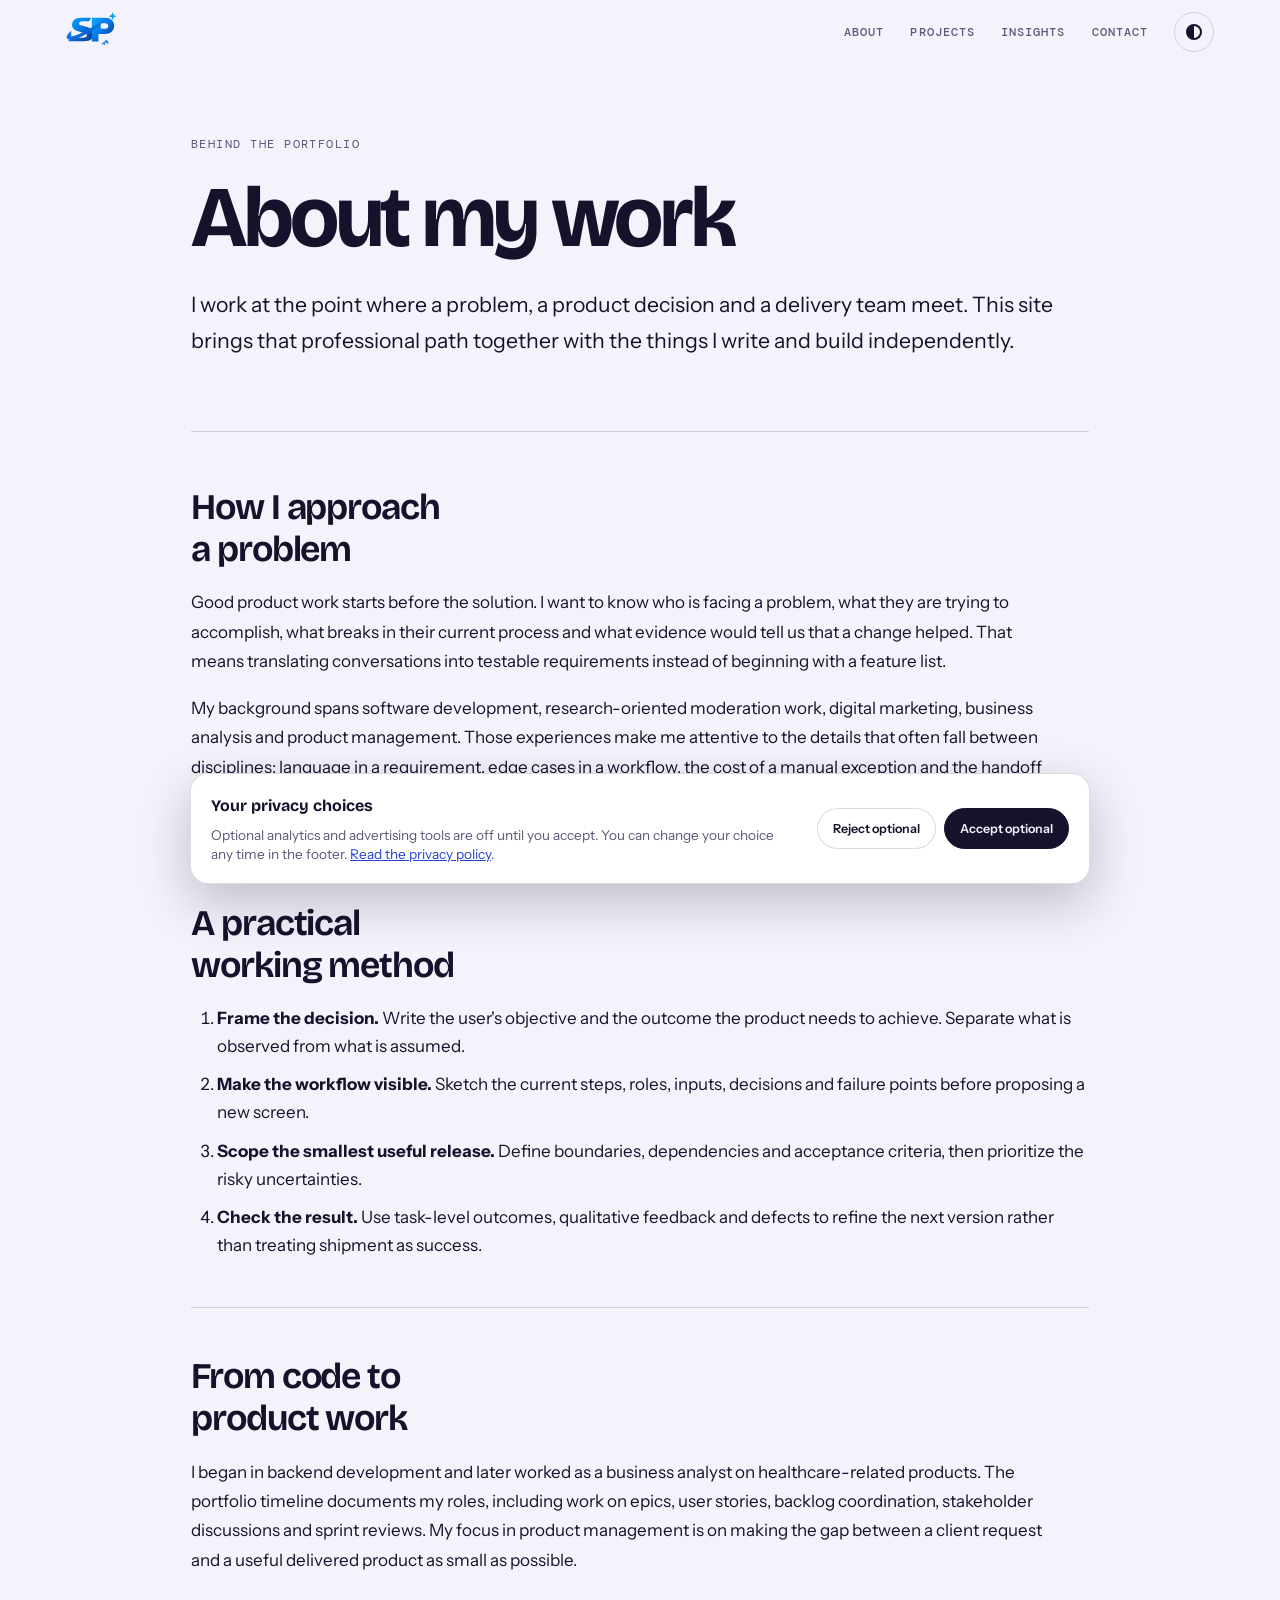
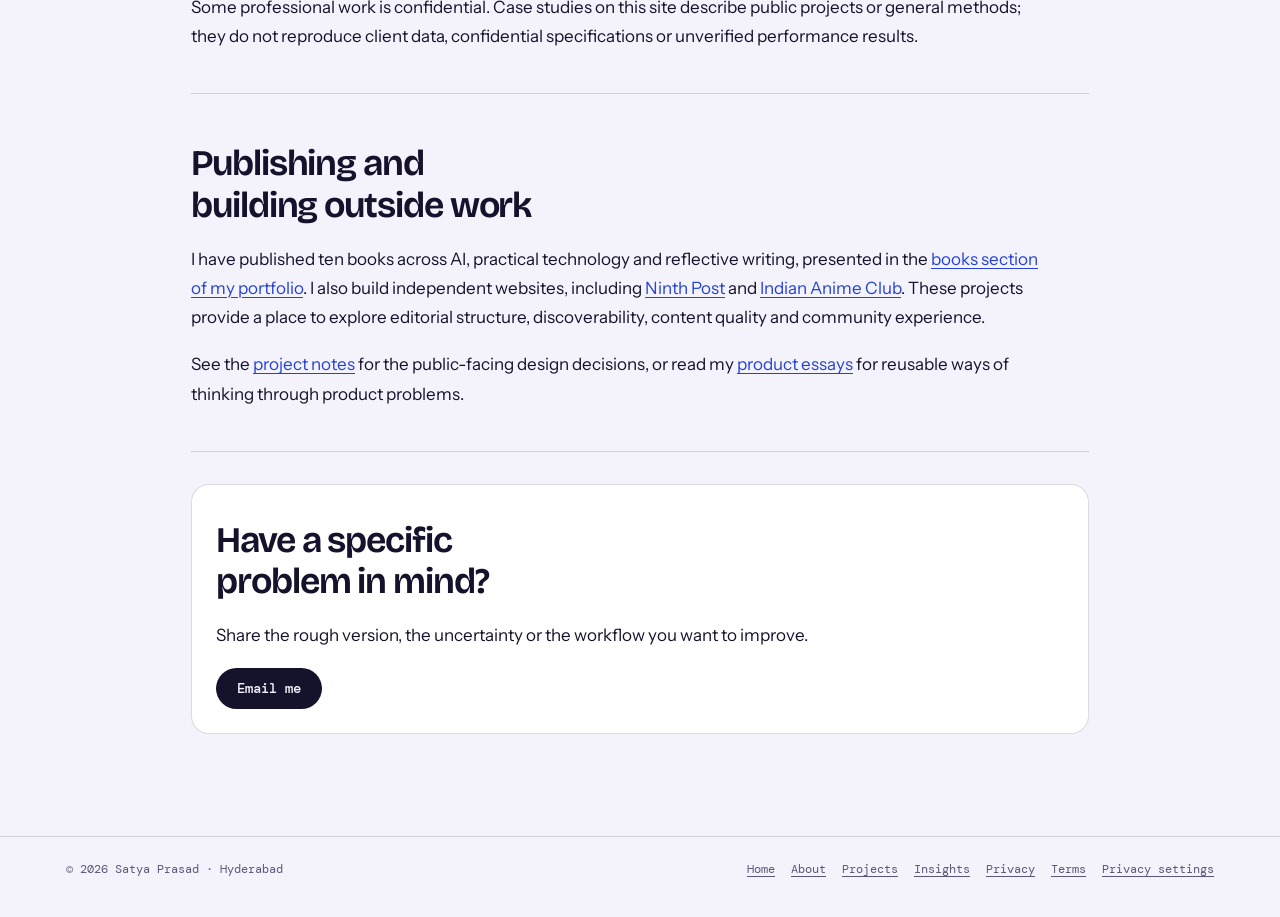
<file: about.html>
<!doctype html>
<html lang="en"><head><meta charset="utf-8"><meta name="viewport" content="width=device-width,initial-scale=1,viewport-fit=cover">
<title>About my work | Satya Prasad</title>
<meta name="description" content="How I approach product discovery, software delivery and independent publishing, and how my career led from code to product management."><link rel="canonical" href="https://satyaprasad.com/about.html">
<meta name="robots" content="index,follow,max-image-preview:large">
<meta property="og:type" content="website"><meta property="og:title" content="About my work | Satya Prasad">
<meta property="og:description" content="How I approach product discovery, software delivery and independent publishing, and how my career led from code to product management."><meta property="og:url" content="https://satyaprasad.com/about.html">
<meta property="og:image" content="https://satyaprasad.com/assets/images/03-habibi-uae.jpg"><meta name="twitter:card" content="summary_large_image">
<meta name="theme-color" content="#0756C9">
<link rel="icon" href="/favicon.svg?v=3" type="image/svg+xml">
<link rel="preconnect" href="https://fonts.googleapis.com"><link rel="preconnect" href="https://fonts.gstatic.com" crossorigin>
<link href="https://fonts.googleapis.com/css2?family=Bricolage+Grotesque:opsz,wdth,wght@12..96,75..100,200..800&family=DM+Mono:wght@400;500&family=Instrument+Sans:wght@400..600&display=swap" rel="stylesheet">
<link rel="stylesheet" href="/assets/css/site.css"><link rel="stylesheet" href="/assets/css/pages.css">
<script type="application/ld+json">{"@context":"https://schema.org","@type":"WebPage","headline":"About my work","name":"About my work","description":"How I approach product discovery, software delivery and independent publishing, and how my career led from code to product management.","url":"https://satyaprasad.com/about.html","inLanguage":"en","author":{"@type":"Person","name":"Satya Prasad","url":"https://satyaprasad.com/"}}</script>
</head><body><a class="skip-link" href="#main">Skip to content</a>
<nav class="bar" aria-label="Primary navigation"><div class="wrap"><a class="mark" href="/" aria-label="Satya Prasad home"><img src="/logo.svg?v=3" width="58" height="44" alt="Satya Prasad monogram"></a><div class="nav"><a href="/about.html">About</a><a href="/projects.html">Projects</a><a href="/insights.html">Insights</a><a href="/#hello">Contact</a><button type="button" class="tog" id="page-theme" aria-label="Switch light and dark theme"><span></span></button></div></div></nav><main id="main" class="page-shell"><div class="wrap prose">
<header class="page-head"><p class="eyebrow">Behind the portfolio</p><h1>About my work</h1><p class="page-lede">I work at the point where a problem, a product decision and a delivery team meet. This site brings that professional path together with the things I write and build independently.</p></header>
<section><h2>How I approach a problem</h2><p>Good product work starts before the solution. I want to know who is facing a problem, what they are trying to accomplish, what breaks in their current process and what evidence would tell us that a change helped. That means translating conversations into testable requirements instead of beginning with a feature list.</p><p>My background spans software development, research-oriented moderation work, digital marketing, business analysis and product management. Those experiences make me attentive to the details that often fall between disciplines: language in a requirement, edge cases in a workflow, the cost of a manual exception and the handoff between a client and a developer.</p></section>
<section><h2>A practical working method</h2><ol><li><strong>Frame the decision.</strong> Write the user's objective and the outcome the product needs to achieve. Separate what is observed from what is assumed.</li><li><strong>Make the workflow visible.</strong> Sketch the current steps, roles, inputs, decisions and failure points before proposing a new screen.</li><li><strong>Scope the smallest useful release.</strong> Define boundaries, dependencies and acceptance criteria, then prioritize the risky uncertainties.</li><li><strong>Check the result.</strong> Use task-level outcomes, qualitative feedback and defects to refine the next version rather than treating shipment as success.</li></ol></section>
<section><h2>From code to product work</h2><p>I began in backend development and later worked as a business analyst on healthcare-related products. The portfolio timeline documents my roles, including work on epics, user stories, backlog coordination, stakeholder discussions and sprint reviews. My focus in product management is on making the gap between a client request and a useful delivered product as small as possible.</p><p>Some professional work is confidential. Case studies on this site describe public projects or general methods; they do not reproduce client data, confidential specifications or unverified performance results.</p></section>
<section><h2>Publishing and building outside work</h2><p>I have published ten books across AI, practical technology and reflective writing, presented in the <a href="/#beyond">books section of my portfolio</a>. I also build independent websites, including <a href="https://ninthpost.com/">Ninth Post</a> and <a href="https://indiananimeclub.com/">Indian Anime Club</a>. These projects provide a place to explore editorial structure, discoverability, content quality and community experience.</p><p>See the <a href="/projects.html">project notes</a> for the public-facing design decisions, or read my <a href="/insights.html">product essays</a> for reusable ways of thinking through product problems.</p></section>
<section class="page-cta"><h2>Have a specific problem in mind?</h2><p>Share the rough version, the uncertainty or the workflow you want to improve.</p><a class="page-button" href="mailto:satyaprasadwork@gmail.com">Email me</a></section></div></main>
<footer class="sub-footer"><div class="wrap"><p>© 2026 Satya Prasad · Hyderabad</p><nav class="legal-links" aria-label="Site information"><a href="/">Home</a><a href="/about.html">About</a><a href="/projects.html">Projects</a><a href="/insights.html">Insights</a><a href="/privacy.html">Privacy</a><a href="/terms.html">Terms</a><button type="button" class="privacy-settings" data-privacy-settings>Privacy settings</button></nav></div></footer><div id="consent-banner" class="consent-banner" role="region" aria-labelledby="consent-title" hidden><div class="consent-content"><div><strong id="consent-title">Your privacy choices</strong><p>Optional analytics and advertising tools are off until you accept. You can change your choice any time in the footer. <a href="/privacy.html">Read the privacy policy</a>.</p></div><div class="consent-actions"><button type="button" data-consent-reject>Reject optional</button><button type="button" data-consent-accept>Accept optional</button></div></div></div><script src="/assets/js/pages.js" defer></script><script src="/assets/js/consent.js" defer></script></body></html>
</file>
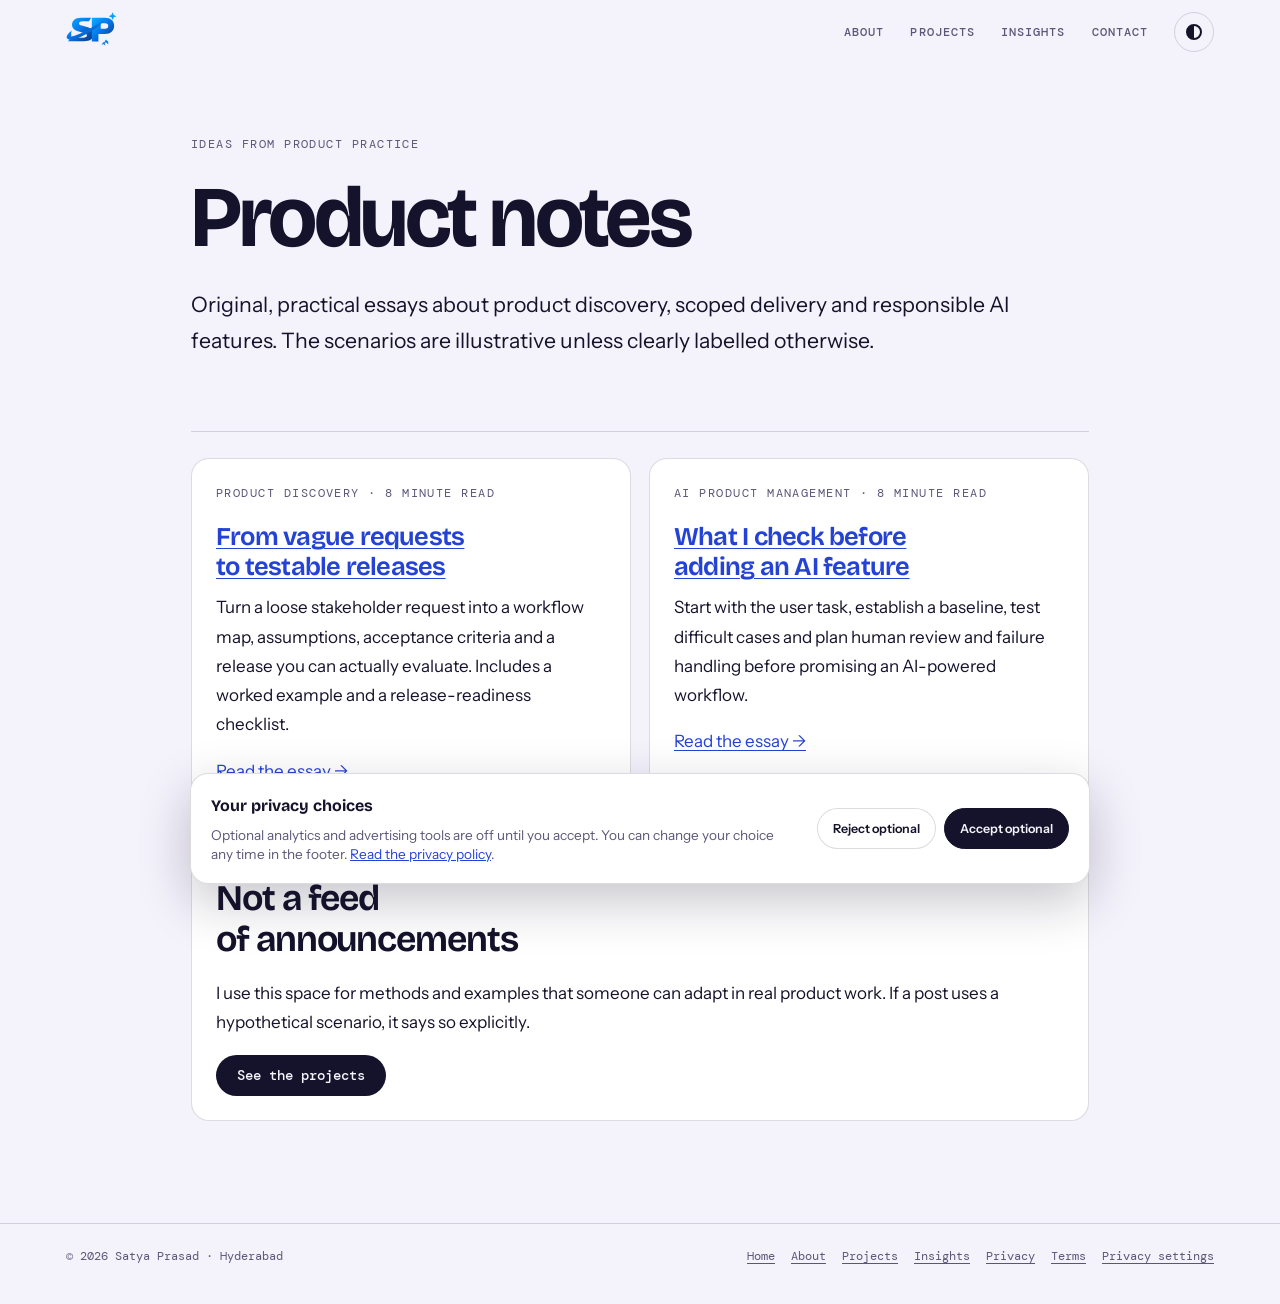
<file: insights.html>
<!doctype html>
<html lang="en"><head><meta charset="utf-8"><meta name="viewport" content="width=device-width,initial-scale=1,viewport-fit=cover">
<title>Product notes and practical essays | Satya Prasad</title>
<meta name="description" content="Practical articles about product discovery, scoped delivery and responsible AI product design from Satya Prasad."><link rel="canonical" href="https://satyaprasad.com/insights.html">
<meta name="robots" content="index,follow,max-image-preview:large">
<meta property="og:type" content="website"><meta property="og:title" content="Product notes and practical essays | Satya Prasad">
<meta property="og:description" content="Practical articles about product discovery, scoped delivery and responsible AI product design from Satya Prasad."><meta property="og:url" content="https://satyaprasad.com/insights.html">
<meta property="og:image" content="https://satyaprasad.com/assets/images/03-habibi-uae.jpg"><meta name="twitter:card" content="summary_large_image">
<meta name="theme-color" content="#0756C9">
<link rel="icon" href="/favicon.svg?v=3" type="image/svg+xml">
<link rel="preconnect" href="https://fonts.googleapis.com"><link rel="preconnect" href="https://fonts.gstatic.com" crossorigin>
<link href="https://fonts.googleapis.com/css2?family=Bricolage+Grotesque:opsz,wdth,wght@12..96,75..100,200..800&family=DM+Mono:wght@400;500&family=Instrument+Sans:wght@400..600&display=swap" rel="stylesheet">
<link rel="stylesheet" href="/assets/css/site.css"><link rel="stylesheet" href="/assets/css/pages.css">
<script type="application/ld+json">{"@context":"https://schema.org","@type":"WebPage","headline":"Product notes and practical essays","name":"Product notes and practical essays","description":"Practical articles about product discovery, scoped delivery and responsible AI product design from Satya Prasad.","url":"https://satyaprasad.com/insights.html","inLanguage":"en","author":{"@type":"Person","name":"Satya Prasad","url":"https://satyaprasad.com/"}}</script>
</head><body><a class="skip-link" href="#main">Skip to content</a>
<nav class="bar" aria-label="Primary navigation"><div class="wrap"><a class="mark" href="/" aria-label="Satya Prasad home"><img src="/logo.svg?v=3" width="58" height="44" alt="Satya Prasad monogram"></a><div class="nav"><a href="/about.html">About</a><a href="/projects.html">Projects</a><a href="/insights.html">Insights</a><a href="/#hello">Contact</a><button type="button" class="tog" id="page-theme" aria-label="Switch light and dark theme"><span></span></button></div></div></nav><main id="main" class="page-shell"><div class="wrap prose">
<header class="page-head"><p class="eyebrow">Ideas from product practice</p><h1>Product notes</h1><p class="page-lede">Original, practical essays about product discovery, scoped delivery and responsible AI features. The scenarios are illustrative unless clearly labelled otherwise.</p></header>
<div class="article-list">
<article><p class="eyebrow">Product discovery · 8 minute read</p><h2><a href="/insights/from-requests-to-releases.html">From vague requests to testable releases</a></h2><p>Turn a loose stakeholder request into a workflow map, assumptions, acceptance criteria and a release you can actually evaluate. Includes a worked example and a release-readiness checklist.</p><a href="/insights/from-requests-to-releases.html">Read the essay →</a></article>
<article><p class="eyebrow">AI product management · 8 minute read</p><h2><a href="/insights/evaluating-ai-features.html">What I check before adding an AI feature</a></h2><p>Start with the user task, establish a baseline, test difficult cases and plan human review and failure handling before promising an AI-powered workflow.</p><a href="/insights/evaluating-ai-features.html">Read the essay →</a></article>
</div><section class="page-cta"><h2>Not a feed of announcements</h2><p>I use this space for methods and examples that someone can adapt in real product work. If a post uses a hypothetical scenario, it says so explicitly.</p><a class="page-button" href="/projects.html">See the projects</a></section></div></main>
<footer class="sub-footer"><div class="wrap"><p>© 2026 Satya Prasad · Hyderabad</p><nav class="legal-links" aria-label="Site information"><a href="/">Home</a><a href="/about.html">About</a><a href="/projects.html">Projects</a><a href="/insights.html">Insights</a><a href="/privacy.html">Privacy</a><a href="/terms.html">Terms</a><button type="button" class="privacy-settings" data-privacy-settings>Privacy settings</button></nav></div></footer><div id="consent-banner" class="consent-banner" role="region" aria-labelledby="consent-title" hidden><div class="consent-content"><div><strong id="consent-title">Your privacy choices</strong><p>Optional analytics and advertising tools are off until you accept. You can change your choice any time in the footer. <a href="/privacy.html">Read the privacy policy</a>.</p></div><div class="consent-actions"><button type="button" data-consent-reject>Reject optional</button><button type="button" data-consent-accept>Accept optional</button></div></div></div><script src="/assets/js/pages.js" defer></script><script src="/assets/js/consent.js" defer></script></body></html>
</file>
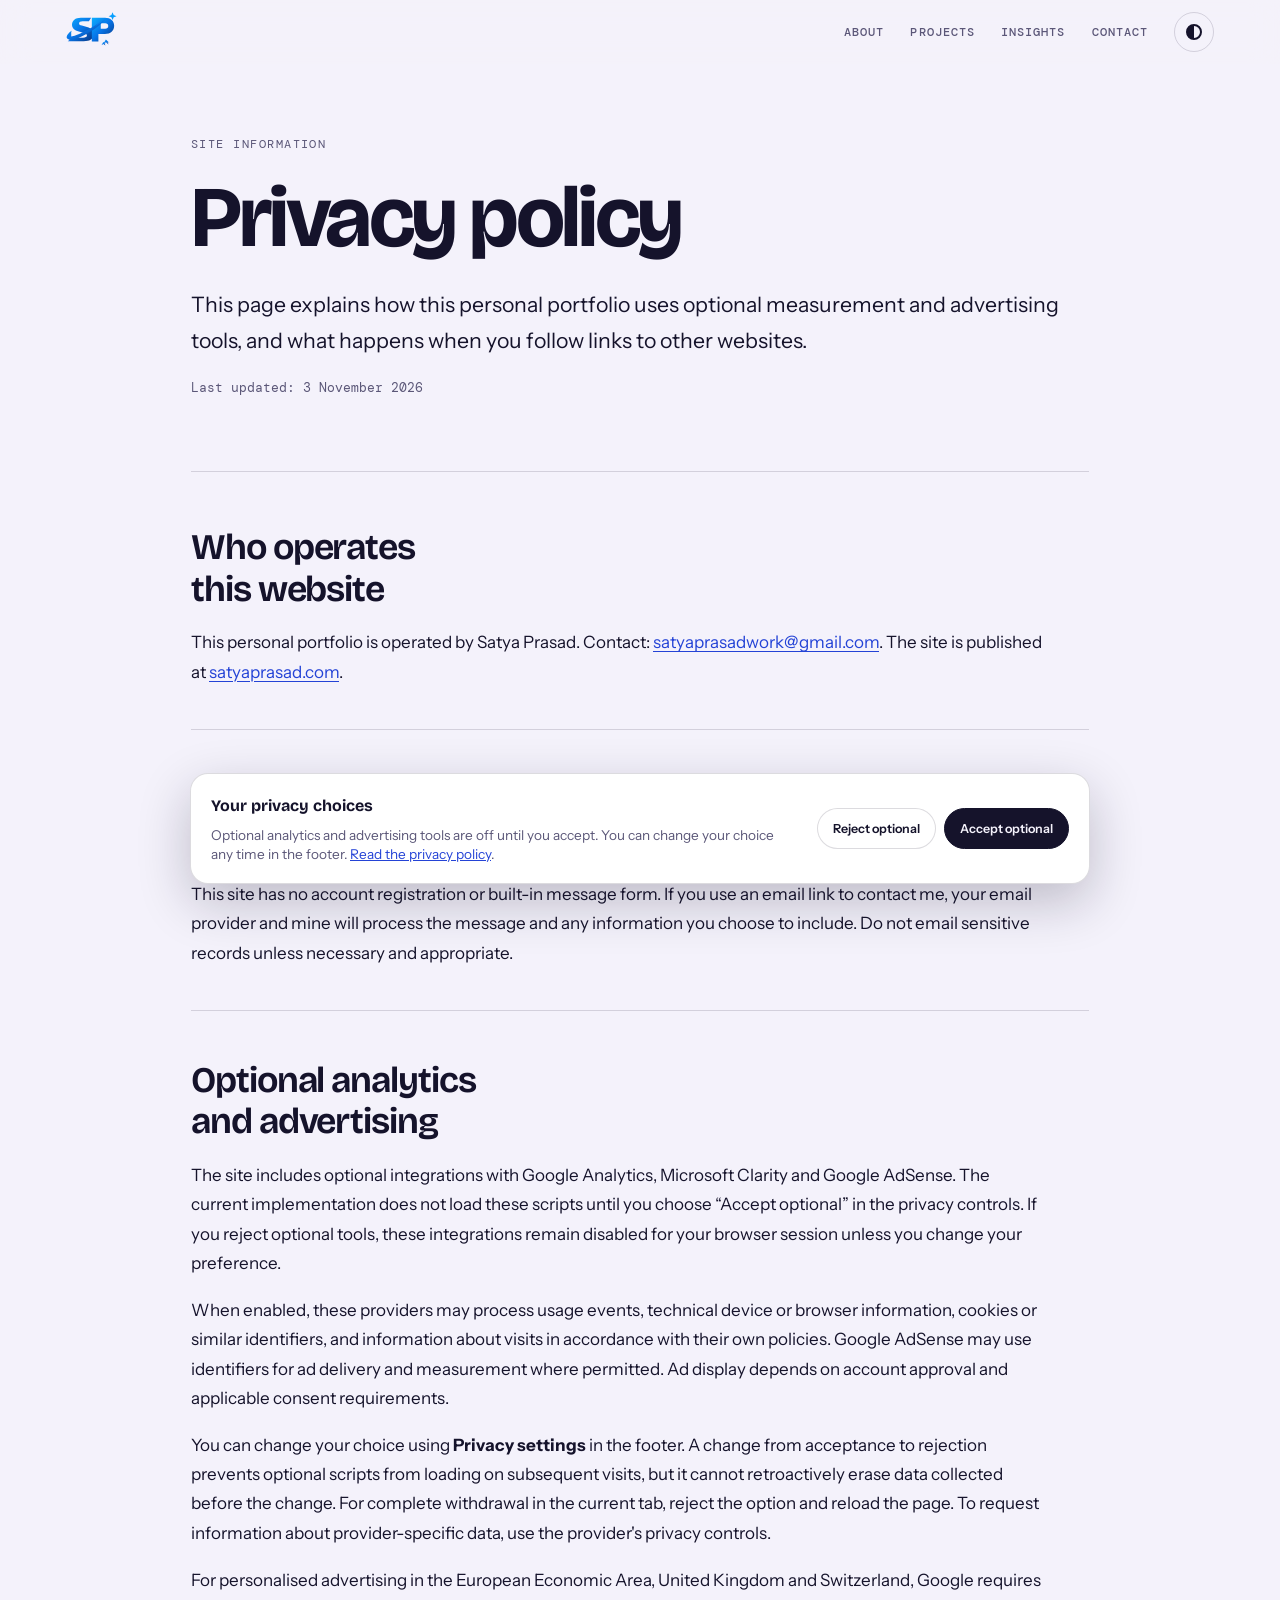
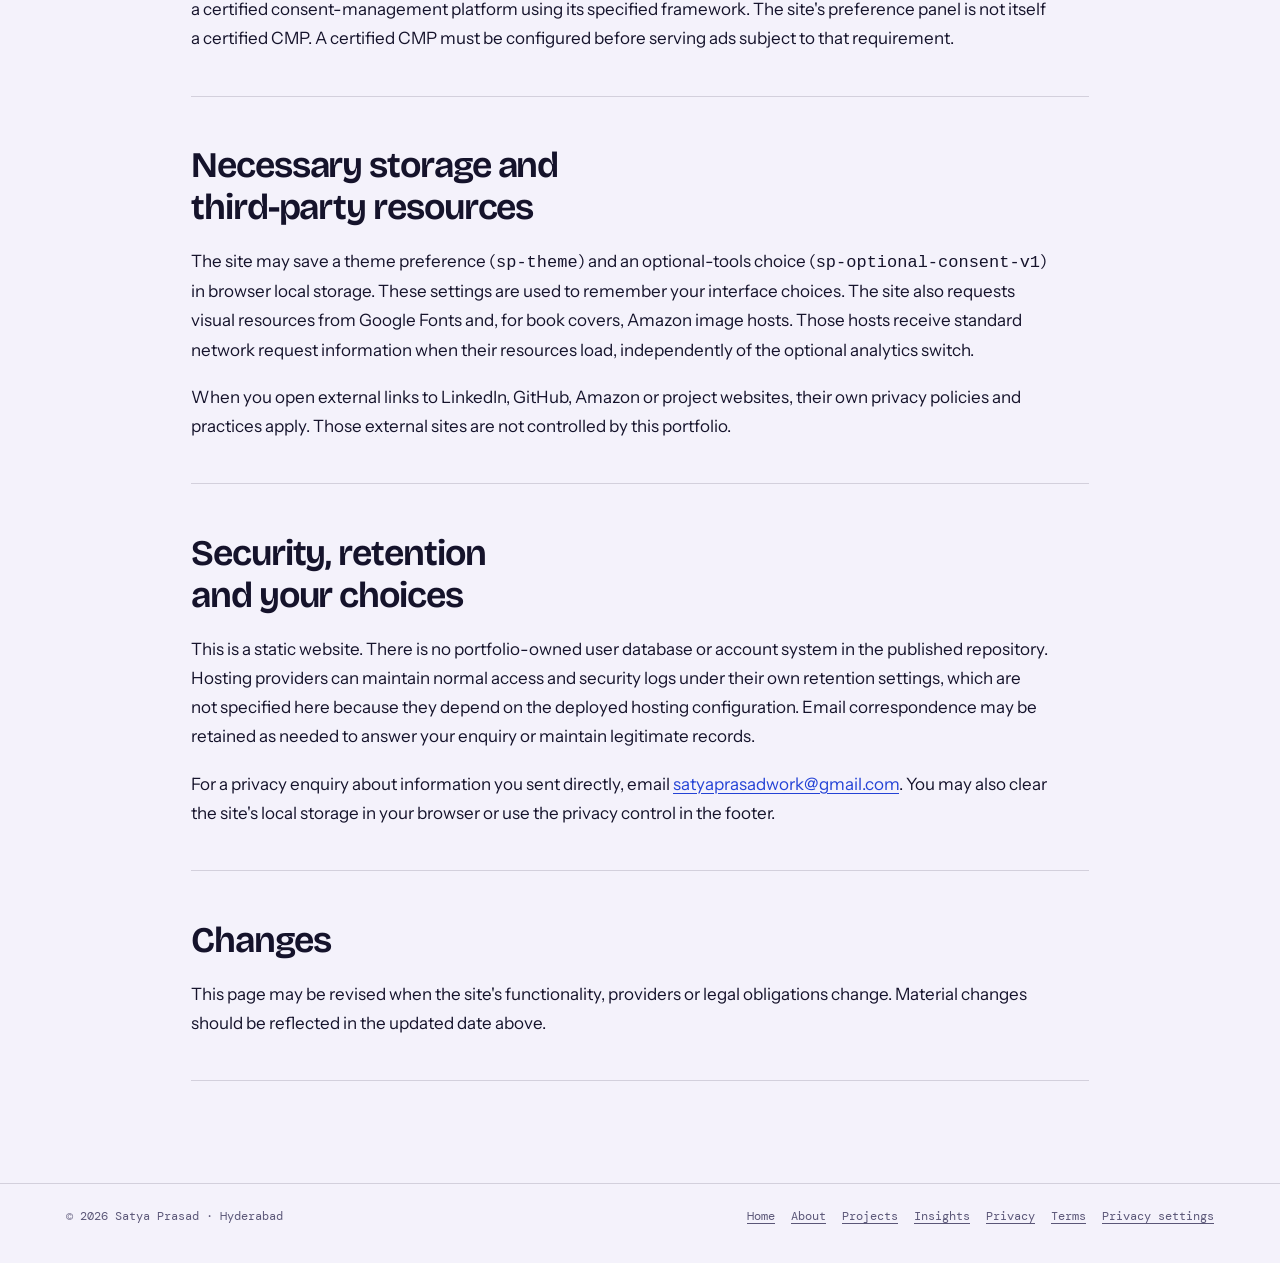
<file: privacy.html>
<!doctype html>
<html lang="en"><head><meta charset="utf-8"><meta name="viewport" content="width=device-width,initial-scale=1,viewport-fit=cover">
<title>Privacy policy | Satya Prasad</title>
<meta name="description" content="How satyaprasad.com handles optional analytics, advertisements, external links, storage and privacy preferences."><link rel="canonical" href="https://satyaprasad.com/privacy.html">
<meta name="robots" content="index,follow,max-image-preview:large">
<meta property="og:type" content="website"><meta property="og:title" content="Privacy policy | Satya Prasad">
<meta property="og:description" content="How satyaprasad.com handles optional analytics, advertisements, external links, storage and privacy preferences."><meta property="og:url" content="https://satyaprasad.com/privacy.html">
<meta property="og:image" content="https://satyaprasad.com/assets/images/03-habibi-uae.jpg"><meta name="twitter:card" content="summary_large_image">
<meta name="theme-color" content="#0756C9">
<link rel="icon" href="/favicon.svg?v=3" type="image/svg+xml">
<link rel="preconnect" href="https://fonts.googleapis.com"><link rel="preconnect" href="https://fonts.gstatic.com" crossorigin>
<link href="https://fonts.googleapis.com/css2?family=Bricolage+Grotesque:opsz,wdth,wght@12..96,75..100,200..800&family=DM+Mono:wght@400;500&family=Instrument+Sans:wght@400..600&display=swap" rel="stylesheet">
<link rel="stylesheet" href="/assets/css/site.css"><link rel="stylesheet" href="/assets/css/pages.css">
<script type="application/ld+json">{"@context":"https://schema.org","@type":"WebPage","headline":"Privacy policy","name":"Privacy policy","description":"How satyaprasad.com handles optional analytics, advertisements, external links, storage and privacy preferences.","url":"https://satyaprasad.com/privacy.html","inLanguage":"en","author":{"@type":"Person","name":"Satya Prasad","url":"https://satyaprasad.com/"}}</script>
</head><body><a class="skip-link" href="#main">Skip to content</a>
<nav class="bar" aria-label="Primary navigation"><div class="wrap"><a class="mark" href="/" aria-label="Satya Prasad home"><img src="/logo.svg?v=3" width="58" height="44" alt="Satya Prasad monogram"></a><div class="nav"><a href="/about.html">About</a><a href="/projects.html">Projects</a><a href="/insights.html">Insights</a><a href="/#hello">Contact</a><button type="button" class="tog" id="page-theme" aria-label="Switch light and dark theme"><span></span></button></div></div></nav><main id="main" class="page-shell"><div class="wrap prose">
<header class="page-head"><p class="eyebrow">Site information</p><h1>Privacy policy</h1><p class="page-lede">This page explains how this personal portfolio uses optional measurement and advertising tools, and what happens when you follow links to other websites.</p><p class="article-by">Last updated: 3 November 2026</p></header>
<section><h2>Who operates this website</h2><p>This personal portfolio is operated by Satya Prasad. Contact: <a href="mailto:satyaprasadwork@gmail.com">satyaprasadwork@gmail.com</a>. The site is published at <a href="https://satyaprasad.com/">satyaprasad.com</a>.</p></section>
<section><h2>Information you provide</h2><p>This site has no account registration or built-in message form. If you use an email link to contact me, your email provider and mine will process the message and any information you choose to include. Do not email sensitive records unless necessary and appropriate.</p></section>
<section><h2>Optional analytics and advertising</h2><p>The site includes optional integrations with Google Analytics, Microsoft Clarity and Google AdSense. The current implementation does not load these scripts until you choose “Accept optional” in the privacy controls. If you reject optional tools, these integrations remain disabled for your browser session unless you change your preference.</p><p>When enabled, these providers may process usage events, technical device or browser information, cookies or similar identifiers, and information about visits in accordance with their own policies. Google AdSense may use identifiers for ad delivery and measurement where permitted. Ad display depends on account approval and applicable consent requirements.</p><p>You can change your choice using <strong>Privacy settings</strong> in the footer. A change from acceptance to rejection prevents optional scripts from loading on subsequent visits, but it cannot retroactively erase data collected before the change. For complete withdrawal in the current tab, reject the option and reload the page. To request information about provider-specific data, use the provider's privacy controls.</p><p>For personalised advertising in the European Economic Area, United Kingdom and Switzerland, Google requires a certified consent-management platform using its specified framework. The site's preference panel is not itself a certified CMP. A certified CMP must be configured before serving ads subject to that requirement.</p></section>
<section><h2>Necessary storage and third-party resources</h2><p>The site may save a theme preference (<code>sp-theme</code>) and an optional-tools choice (<code>sp-optional-consent-v1</code>) in browser local storage. These settings are used to remember your interface choices. The site also requests visual resources from Google Fonts and, for book covers, Amazon image hosts. Those hosts receive standard network request information when their resources load, independently of the optional analytics switch.</p><p>When you open external links to LinkedIn, GitHub, Amazon or project websites, their own privacy policies and practices apply. Those external sites are not controlled by this portfolio.</p></section>
<section><h2>Security, retention and your choices</h2><p>This is a static website. There is no portfolio-owned user database or account system in the published repository. Hosting providers can maintain normal access and security logs under their own retention settings, which are not specified here because they depend on the deployed hosting configuration. Email correspondence may be retained as needed to answer your enquiry or maintain legitimate records.</p><p>For a privacy enquiry about information you sent directly, email <a href="mailto:satyaprasadwork@gmail.com">satyaprasadwork@gmail.com</a>. You may also clear the site's local storage in your browser or use the privacy control in the footer.</p></section>
<section><h2>Changes</h2><p>This page may be revised when the site's functionality, providers or legal obligations change. Material changes should be reflected in the updated date above.</p></section></div></main>
<footer class="sub-footer"><div class="wrap"><p>© 2026 Satya Prasad · Hyderabad</p><nav class="legal-links" aria-label="Site information"><a href="/">Home</a><a href="/about.html">About</a><a href="/projects.html">Projects</a><a href="/insights.html">Insights</a><a href="/privacy.html">Privacy</a><a href="/terms.html">Terms</a><button type="button" class="privacy-settings" data-privacy-settings>Privacy settings</button></nav></div></footer><div id="consent-banner" class="consent-banner" role="region" aria-labelledby="consent-title" hidden><div class="consent-content"><div><strong id="consent-title">Your privacy choices</strong><p>Optional analytics and advertising tools are off until you accept. You can change your choice any time in the footer. <a href="/privacy.html">Read the privacy policy</a>.</p></div><div class="consent-actions"><button type="button" data-consent-reject>Reject optional</button><button type="button" data-consent-accept>Accept optional</button></div></div></div><script src="/assets/js/pages.js" defer></script><script src="/assets/js/consent.js" defer></script></body></html>
</file>
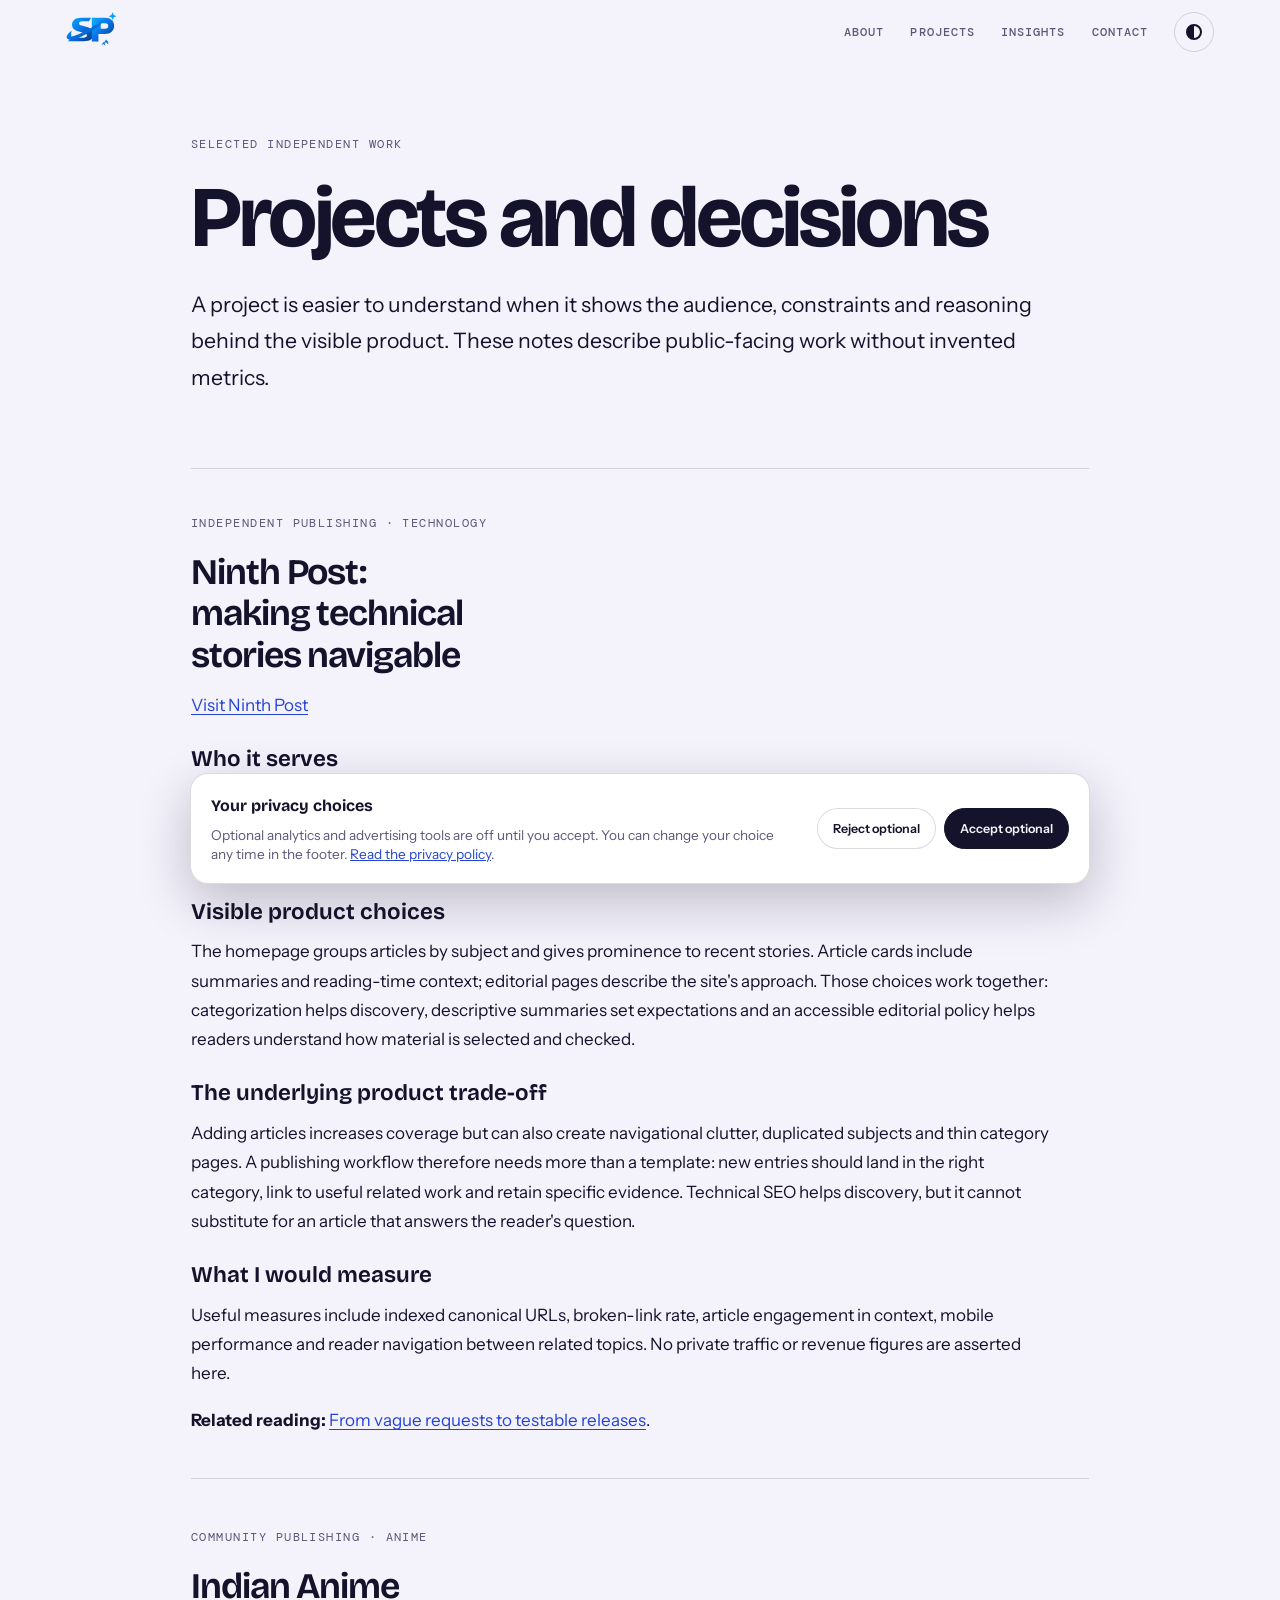
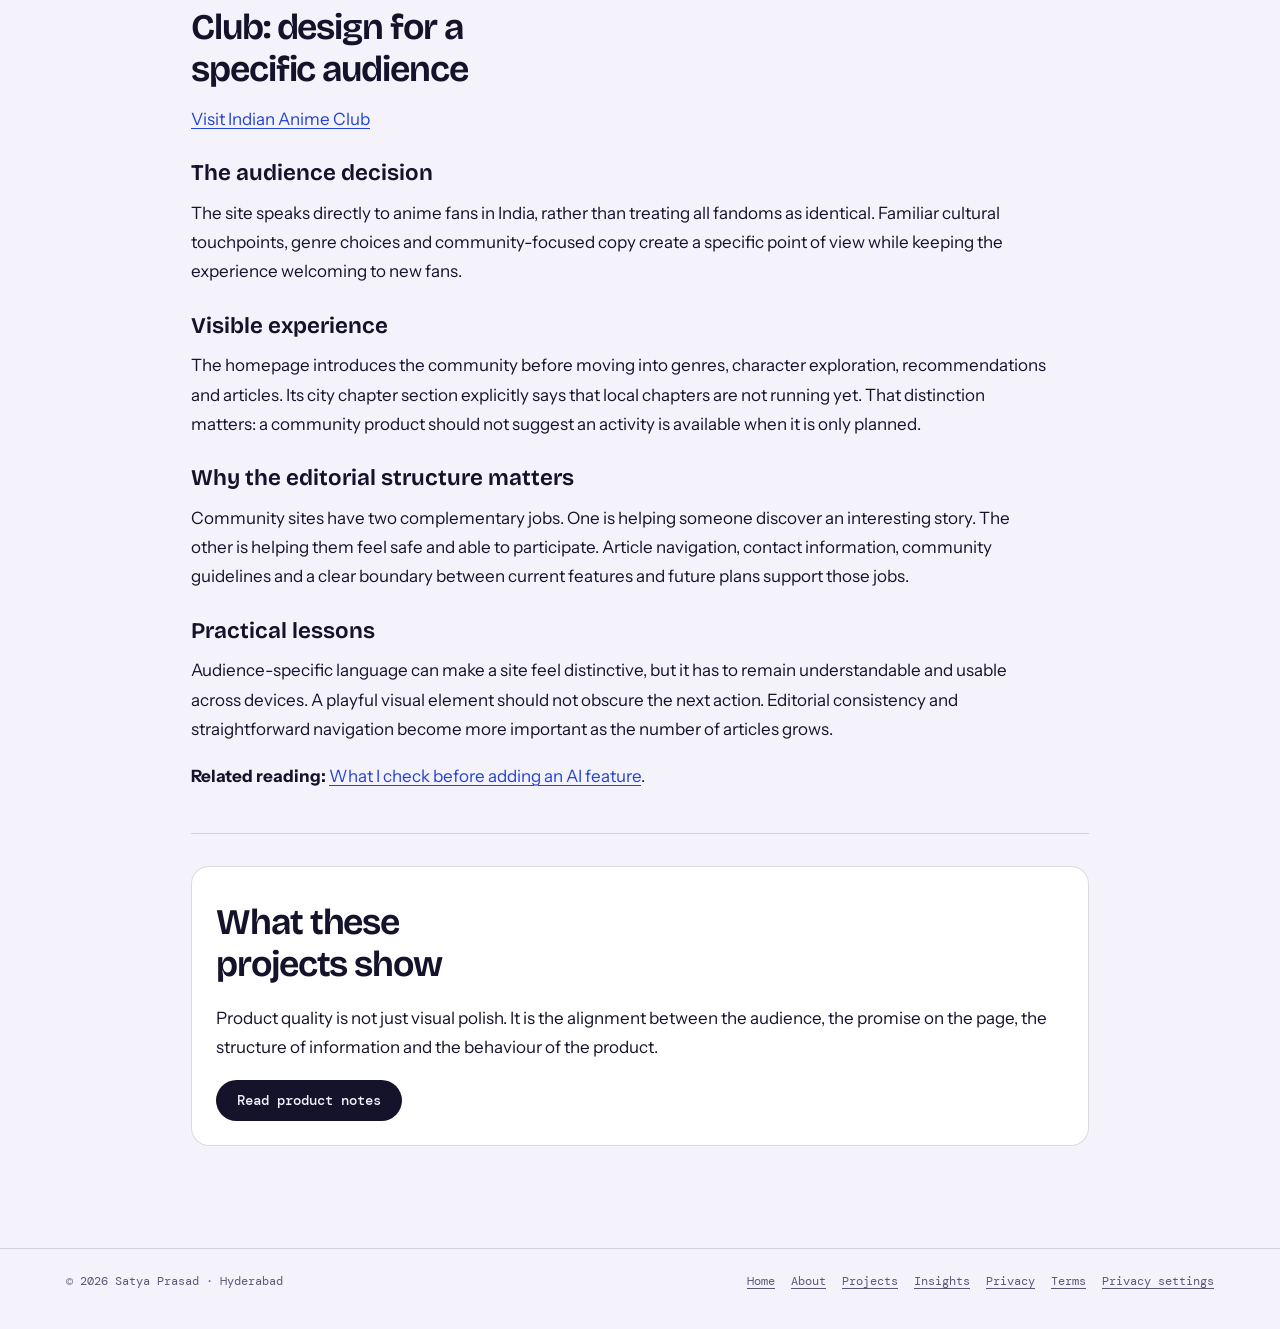
<file: projects.html>
<!doctype html>
<html lang="en"><head><meta charset="utf-8"><meta name="viewport" content="width=device-width,initial-scale=1,viewport-fit=cover">
<title>Selected projects and decisions | Satya Prasad</title>
<meta name="description" content="Public-facing case studies of Ninth Post and Indian Anime Club, focused on audience needs, information design and product trade-offs."><link rel="canonical" href="https://satyaprasad.com/projects.html">
<meta name="robots" content="index,follow,max-image-preview:large">
<meta property="og:type" content="website"><meta property="og:title" content="Selected projects and decisions | Satya Prasad">
<meta property="og:description" content="Public-facing case studies of Ninth Post and Indian Anime Club, focused on audience needs, information design and product trade-offs."><meta property="og:url" content="https://satyaprasad.com/projects.html">
<meta property="og:image" content="https://satyaprasad.com/assets/images/03-habibi-uae.jpg"><meta name="twitter:card" content="summary_large_image">
<meta name="theme-color" content="#0756C9">
<link rel="icon" href="/favicon.svg?v=3" type="image/svg+xml">
<link rel="preconnect" href="https://fonts.googleapis.com"><link rel="preconnect" href="https://fonts.gstatic.com" crossorigin>
<link href="https://fonts.googleapis.com/css2?family=Bricolage+Grotesque:opsz,wdth,wght@12..96,75..100,200..800&family=DM+Mono:wght@400;500&family=Instrument+Sans:wght@400..600&display=swap" rel="stylesheet">
<link rel="stylesheet" href="/assets/css/site.css"><link rel="stylesheet" href="/assets/css/pages.css">
<script type="application/ld+json">{"@context":"https://schema.org","@type":"WebPage","headline":"Selected projects and decisions","name":"Selected projects and decisions","description":"Public-facing case studies of Ninth Post and Indian Anime Club, focused on audience needs, information design and product trade-offs.","url":"https://satyaprasad.com/projects.html","inLanguage":"en","author":{"@type":"Person","name":"Satya Prasad","url":"https://satyaprasad.com/"}}</script>
</head><body><a class="skip-link" href="#main">Skip to content</a>
<nav class="bar" aria-label="Primary navigation"><div class="wrap"><a class="mark" href="/" aria-label="Satya Prasad home"><img src="/logo.svg?v=3" width="58" height="44" alt="Satya Prasad monogram"></a><div class="nav"><a href="/about.html">About</a><a href="/projects.html">Projects</a><a href="/insights.html">Insights</a><a href="/#hello">Contact</a><button type="button" class="tog" id="page-theme" aria-label="Switch light and dark theme"><span></span></button></div></div></nav><main id="main" class="page-shell"><div class="wrap prose">
<header class="page-head"><p class="eyebrow">Selected independent work</p><h1>Projects and decisions</h1><p class="page-lede">A project is easier to understand when it shows the audience, constraints and reasoning behind the visible product. These notes describe public-facing work without invented metrics.</p></header>
<article class="project-case"><p class="eyebrow">Independent publishing · Technology</p><h2>Ninth Post: making technical stories navigable</h2><p><a href="https://ninthpost.com/" target="_blank" rel="noopener noreferrer">Visit Ninth Post</a></p><h3>Who it serves</h3><p>Ninth Post is an editorial website covering AI, models, emerging technology, robots, policy and product thinking. Visitors need a fast way to find a topic, assess whether an article will answer a specific question and follow related reporting.</p><h3>Visible product choices</h3><p>The homepage groups articles by subject and gives prominence to recent stories. Article cards include summaries and reading-time context; editorial pages describe the site's approach. Those choices work together: categorization helps discovery, descriptive summaries set expectations and an accessible editorial policy helps readers understand how material is selected and checked.</p><h3>The underlying product trade-off</h3><p>Adding articles increases coverage but can also create navigational clutter, duplicated subjects and thin category pages. A publishing workflow therefore needs more than a template: new entries should land in the right category, link to useful related work and retain specific evidence. Technical SEO helps discovery, but it cannot substitute for an article that answers the reader's question.</p><h3>What I would measure</h3><p>Useful measures include indexed canonical URLs, broken-link rate, article engagement in context, mobile performance and reader navigation between related topics. No private traffic or revenue figures are asserted here.</p><p><strong>Related reading:</strong> <a href="/insights/from-requests-to-releases.html">From vague requests to testable releases</a>.</p></article>
<article class="project-case"><p class="eyebrow">Community publishing · Anime</p><h2>Indian Anime Club: design for a specific audience</h2><p><a href="https://indiananimeclub.com/" target="_blank" rel="noopener noreferrer">Visit Indian Anime Club</a></p><h3>The audience decision</h3><p>The site speaks directly to anime fans in India, rather than treating all fandoms as identical. Familiar cultural touchpoints, genre choices and community-focused copy create a specific point of view while keeping the experience welcoming to new fans.</p><h3>Visible experience</h3><p>The homepage introduces the community before moving into genres, character exploration, recommendations and articles. Its city chapter section explicitly says that local chapters are not running yet. That distinction matters: a community product should not suggest an activity is available when it is only planned.</p><h3>Why the editorial structure matters</h3><p>Community sites have two complementary jobs. One is helping someone discover an interesting story. The other is helping them feel safe and able to participate. Article navigation, contact information, community guidelines and a clear boundary between current features and future plans support those jobs.</p><h3>Practical lessons</h3><p>Audience-specific language can make a site feel distinctive, but it has to remain understandable and usable across devices. A playful visual element should not obscure the next action. Editorial consistency and straightforward navigation become more important as the number of articles grows.</p><p><strong>Related reading:</strong> <a href="/insights/evaluating-ai-features.html">What I check before adding an AI feature</a>.</p></article>
<section class="page-cta"><h2>What these projects show</h2><p>Product quality is not just visual polish. It is the alignment between the audience, the promise on the page, the structure of information and the behaviour of the product.</p><a class="page-button" href="/insights.html">Read product notes</a></section></div></main>
<footer class="sub-footer"><div class="wrap"><p>© 2026 Satya Prasad · Hyderabad</p><nav class="legal-links" aria-label="Site information"><a href="/">Home</a><a href="/about.html">About</a><a href="/projects.html">Projects</a><a href="/insights.html">Insights</a><a href="/privacy.html">Privacy</a><a href="/terms.html">Terms</a><button type="button" class="privacy-settings" data-privacy-settings>Privacy settings</button></nav></div></footer><div id="consent-banner" class="consent-banner" role="region" aria-labelledby="consent-title" hidden><div class="consent-content"><div><strong id="consent-title">Your privacy choices</strong><p>Optional analytics and advertising tools are off until you accept. You can change your choice any time in the footer. <a href="/privacy.html">Read the privacy policy</a>.</p></div><div class="consent-actions"><button type="button" data-consent-reject>Reject optional</button><button type="button" data-consent-accept>Accept optional</button></div></div></div><script src="/assets/js/pages.js" defer></script><script src="/assets/js/consent.js" defer></script></body></html>
</file>
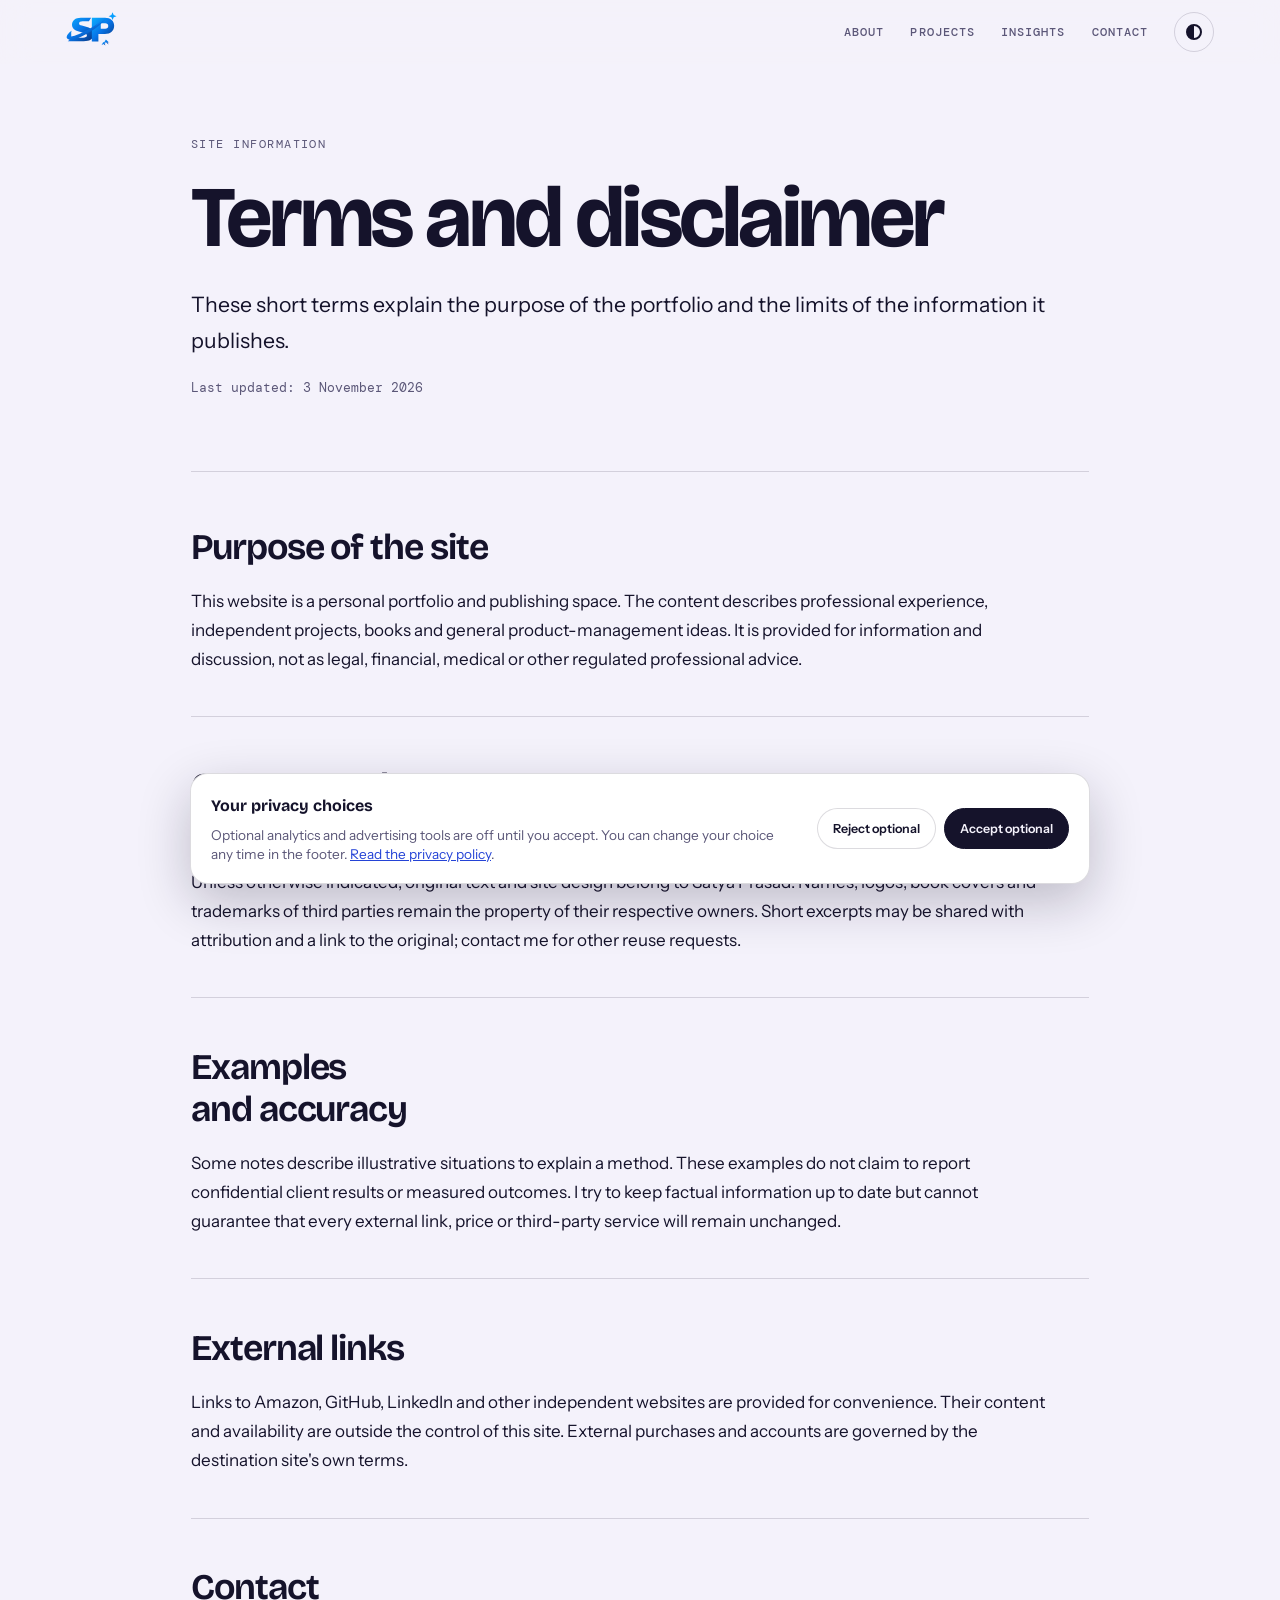
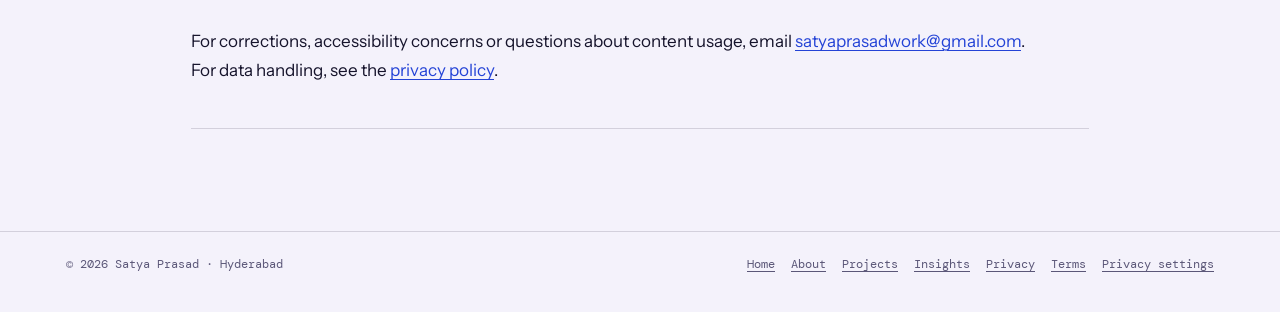
<file: terms.html>
<!doctype html>
<html lang="en"><head><meta charset="utf-8"><meta name="viewport" content="width=device-width,initial-scale=1,viewport-fit=cover">
<title>Terms and disclaimer | Satya Prasad</title>
<meta name="description" content="Terms covering the purpose of Satya Prasad's personal portfolio, third-party links, illustrative examples and content reuse."><link rel="canonical" href="https://satyaprasad.com/terms.html">
<meta name="robots" content="index,follow,max-image-preview:large">
<meta property="og:type" content="website"><meta property="og:title" content="Terms and disclaimer | Satya Prasad">
<meta property="og:description" content="Terms covering the purpose of Satya Prasad's personal portfolio, third-party links, illustrative examples and content reuse."><meta property="og:url" content="https://satyaprasad.com/terms.html">
<meta property="og:image" content="https://satyaprasad.com/assets/images/03-habibi-uae.jpg"><meta name="twitter:card" content="summary_large_image">
<meta name="theme-color" content="#0756C9">
<link rel="icon" href="/favicon.svg?v=3" type="image/svg+xml">
<link rel="preconnect" href="https://fonts.googleapis.com"><link rel="preconnect" href="https://fonts.gstatic.com" crossorigin>
<link href="https://fonts.googleapis.com/css2?family=Bricolage+Grotesque:opsz,wdth,wght@12..96,75..100,200..800&family=DM+Mono:wght@400;500&family=Instrument+Sans:wght@400..600&display=swap" rel="stylesheet">
<link rel="stylesheet" href="/assets/css/site.css"><link rel="stylesheet" href="/assets/css/pages.css">
<script type="application/ld+json">{"@context":"https://schema.org","@type":"WebPage","headline":"Terms and disclaimer","name":"Terms and disclaimer","description":"Terms covering the purpose of Satya Prasad's personal portfolio, third-party links, illustrative examples and content reuse.","url":"https://satyaprasad.com/terms.html","inLanguage":"en","author":{"@type":"Person","name":"Satya Prasad","url":"https://satyaprasad.com/"}}</script>
</head><body><a class="skip-link" href="#main">Skip to content</a>
<nav class="bar" aria-label="Primary navigation"><div class="wrap"><a class="mark" href="/" aria-label="Satya Prasad home"><img src="/logo.svg?v=3" width="58" height="44" alt="Satya Prasad monogram"></a><div class="nav"><a href="/about.html">About</a><a href="/projects.html">Projects</a><a href="/insights.html">Insights</a><a href="/#hello">Contact</a><button type="button" class="tog" id="page-theme" aria-label="Switch light and dark theme"><span></span></button></div></div></nav><main id="main" class="page-shell"><div class="wrap prose">
<header class="page-head"><p class="eyebrow">Site information</p><h1>Terms and disclaimer</h1><p class="page-lede">These short terms explain the purpose of the portfolio and the limits of the information it publishes.</p><p class="article-by">Last updated: 3 November 2026</p></header>
<section><h2>Purpose of the site</h2><p>This website is a personal portfolio and publishing space. The content describes professional experience, independent projects, books and general product-management ideas. It is provided for information and discussion, not as legal, financial, medical or other regulated professional advice.</p></section>
<section><h2>Content and ownership</h2><p>Unless otherwise indicated, original text and site design belong to Satya Prasad. Names, logos, book covers and trademarks of third parties remain the property of their respective owners. Short excerpts may be shared with attribution and a link to the original; contact me for other reuse requests.</p></section>
<section><h2>Examples and accuracy</h2><p>Some notes describe illustrative situations to explain a method. These examples do not claim to report confidential client results or measured outcomes. I try to keep factual information up to date but cannot guarantee that every external link, price or third-party service will remain unchanged.</p></section>
<section><h2>External links</h2><p>Links to Amazon, GitHub, LinkedIn and other independent websites are provided for convenience. Their content and availability are outside the control of this site. External purchases and accounts are governed by the destination site's own terms.</p></section>
<section><h2>Contact</h2><p>For corrections, accessibility concerns or questions about content usage, email <a href="mailto:satyaprasadwork@gmail.com">satyaprasadwork@gmail.com</a>. For data handling, see the <a href="/privacy.html">privacy policy</a>.</p></section></div></main>
<footer class="sub-footer"><div class="wrap"><p>© 2026 Satya Prasad · Hyderabad</p><nav class="legal-links" aria-label="Site information"><a href="/">Home</a><a href="/about.html">About</a><a href="/projects.html">Projects</a><a href="/insights.html">Insights</a><a href="/privacy.html">Privacy</a><a href="/terms.html">Terms</a><button type="button" class="privacy-settings" data-privacy-settings>Privacy settings</button></nav></div></footer><div id="consent-banner" class="consent-banner" role="region" aria-labelledby="consent-title" hidden><div class="consent-content"><div><strong id="consent-title">Your privacy choices</strong><p>Optional analytics and advertising tools are off until you accept. You can change your choice any time in the footer. <a href="/privacy.html">Read the privacy policy</a>.</p></div><div class="consent-actions"><button type="button" data-consent-reject>Reject optional</button><button type="button" data-consent-accept>Accept optional</button></div></div></div><script src="/assets/js/pages.js" defer></script><script src="/assets/js/consent.js" defer></script></body></html>
</file>
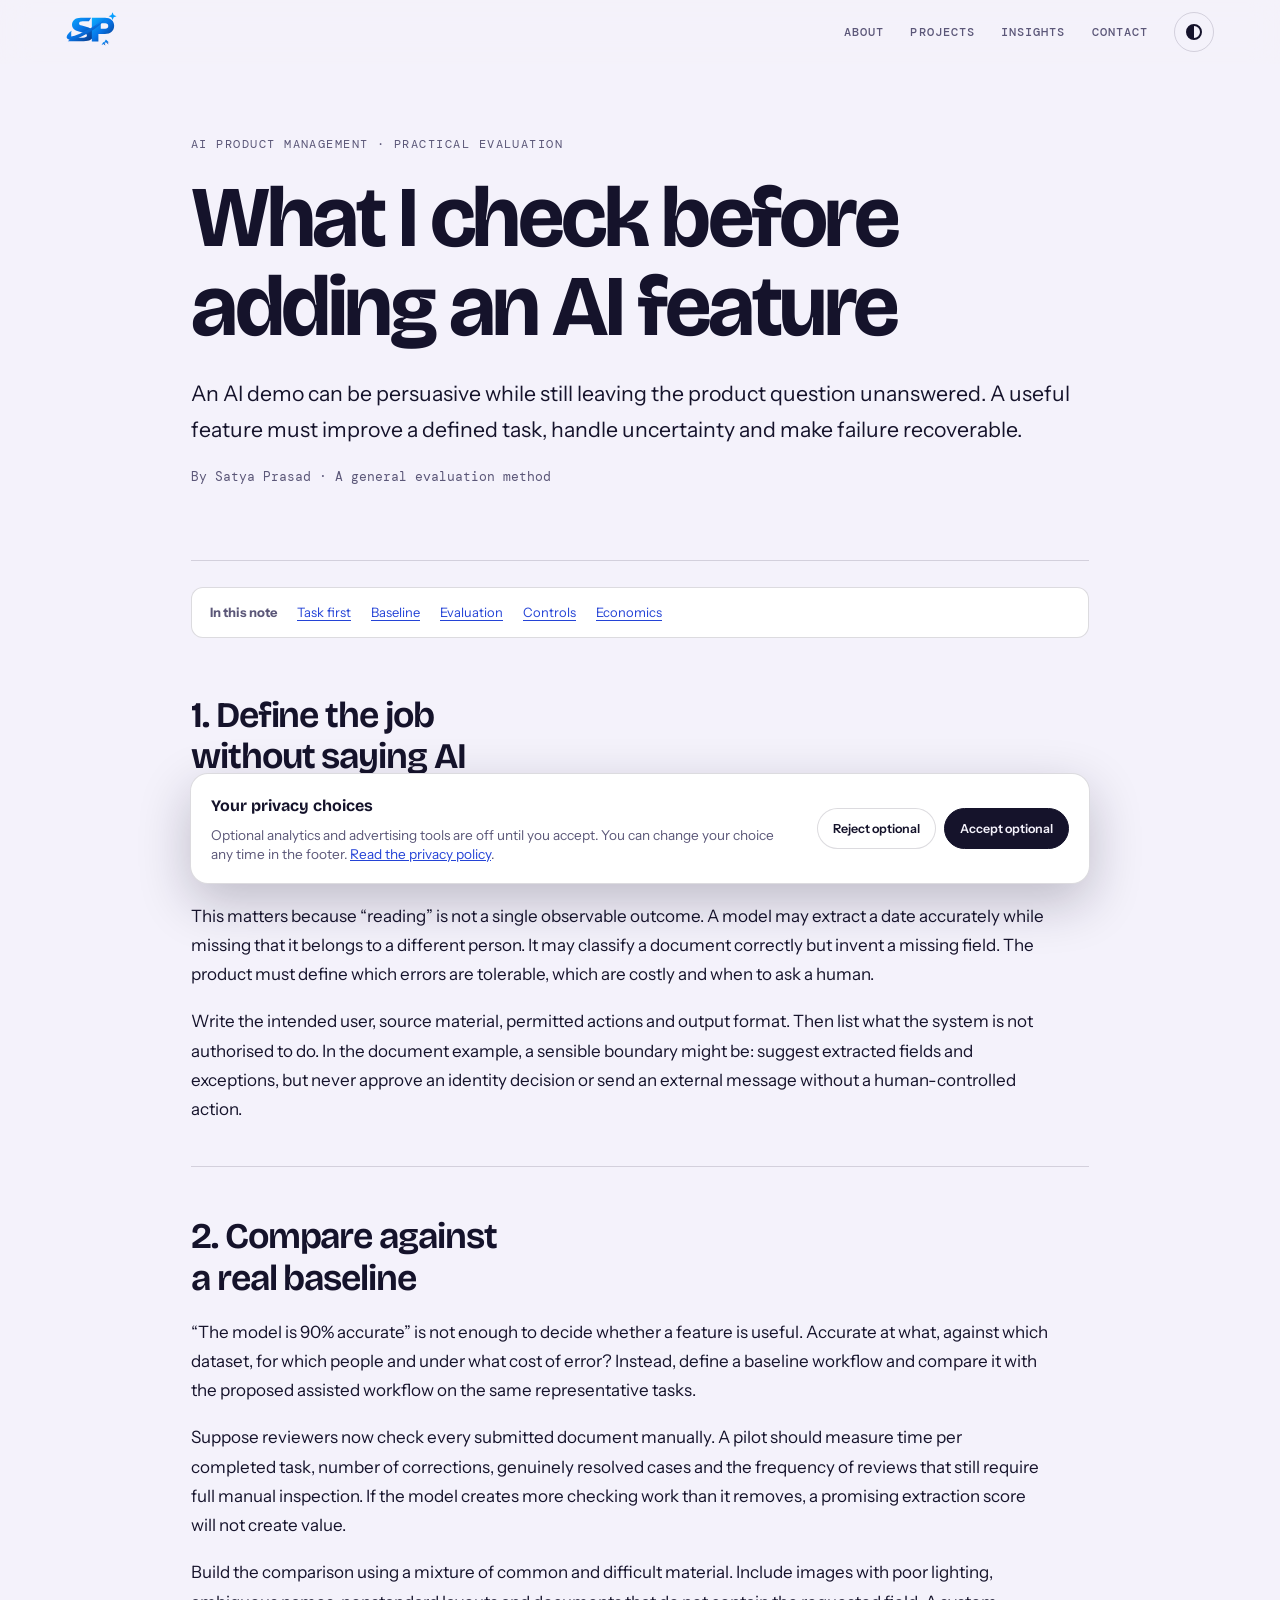
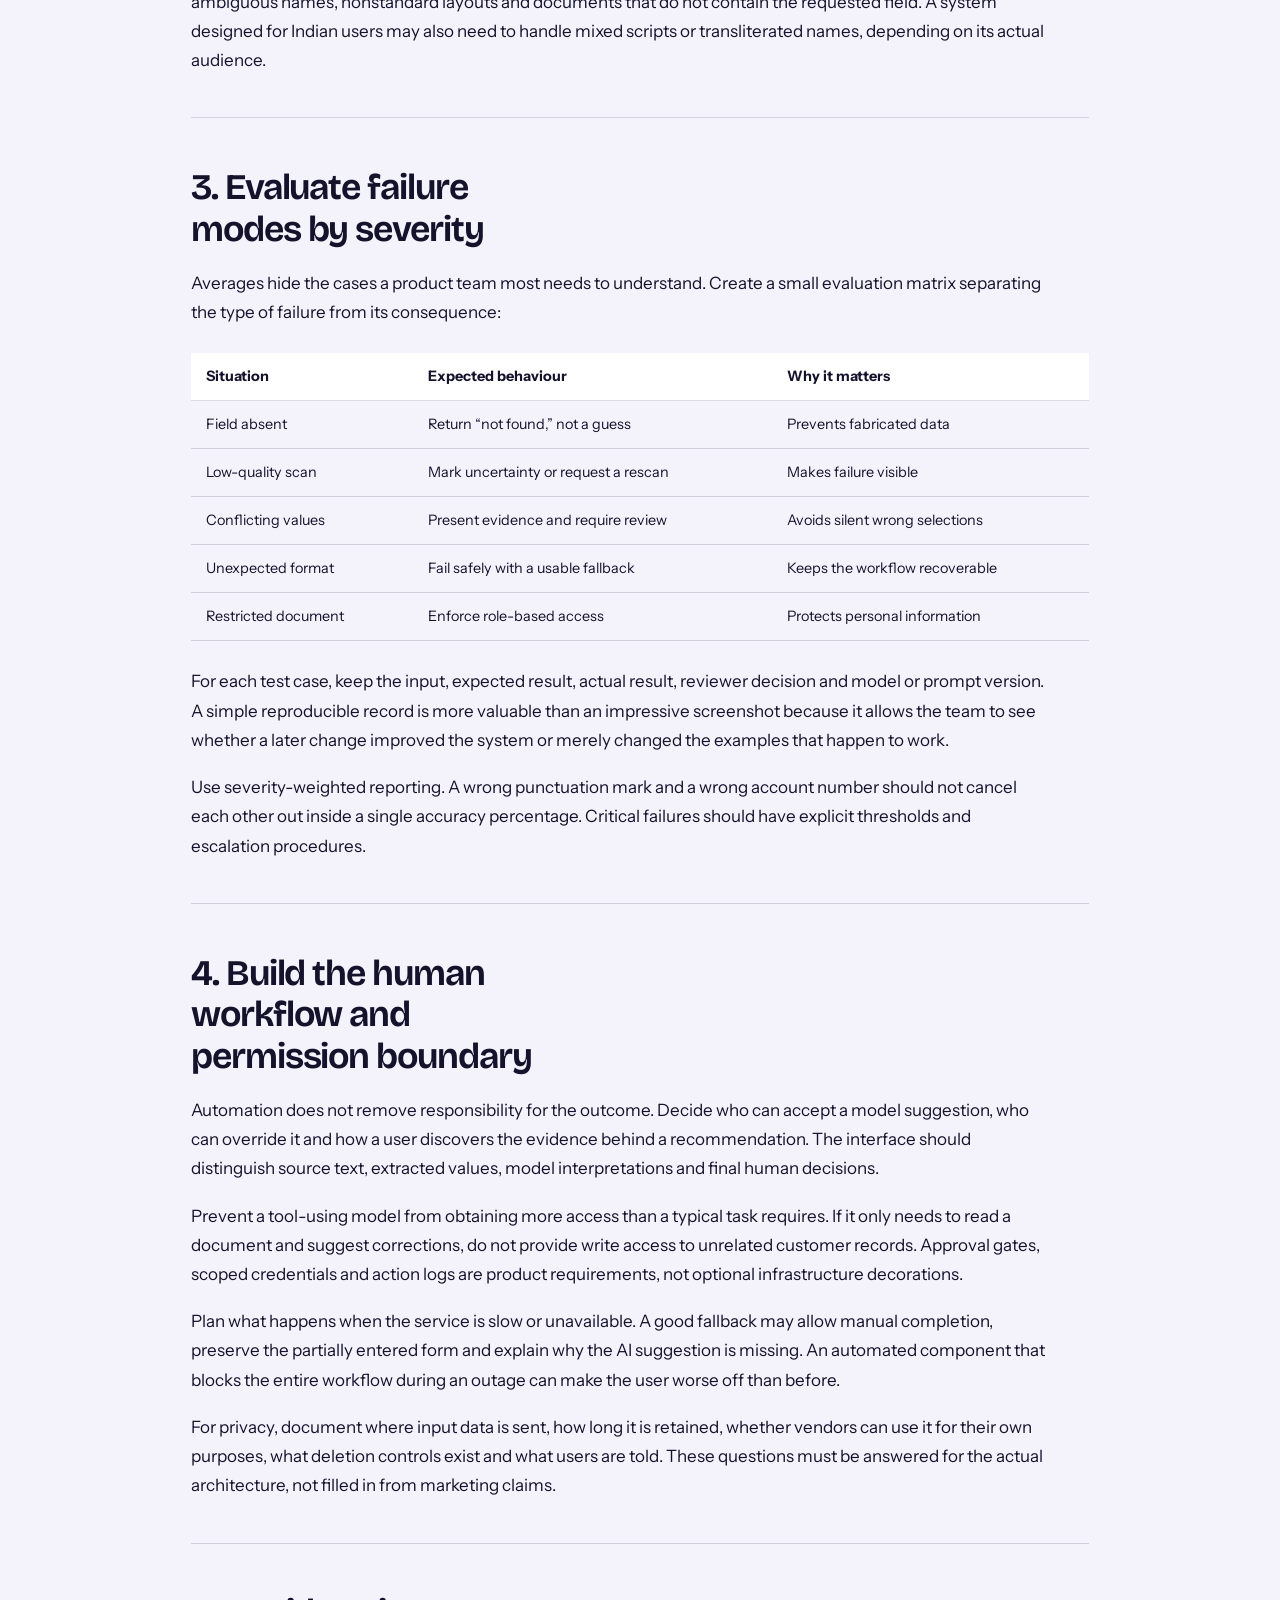
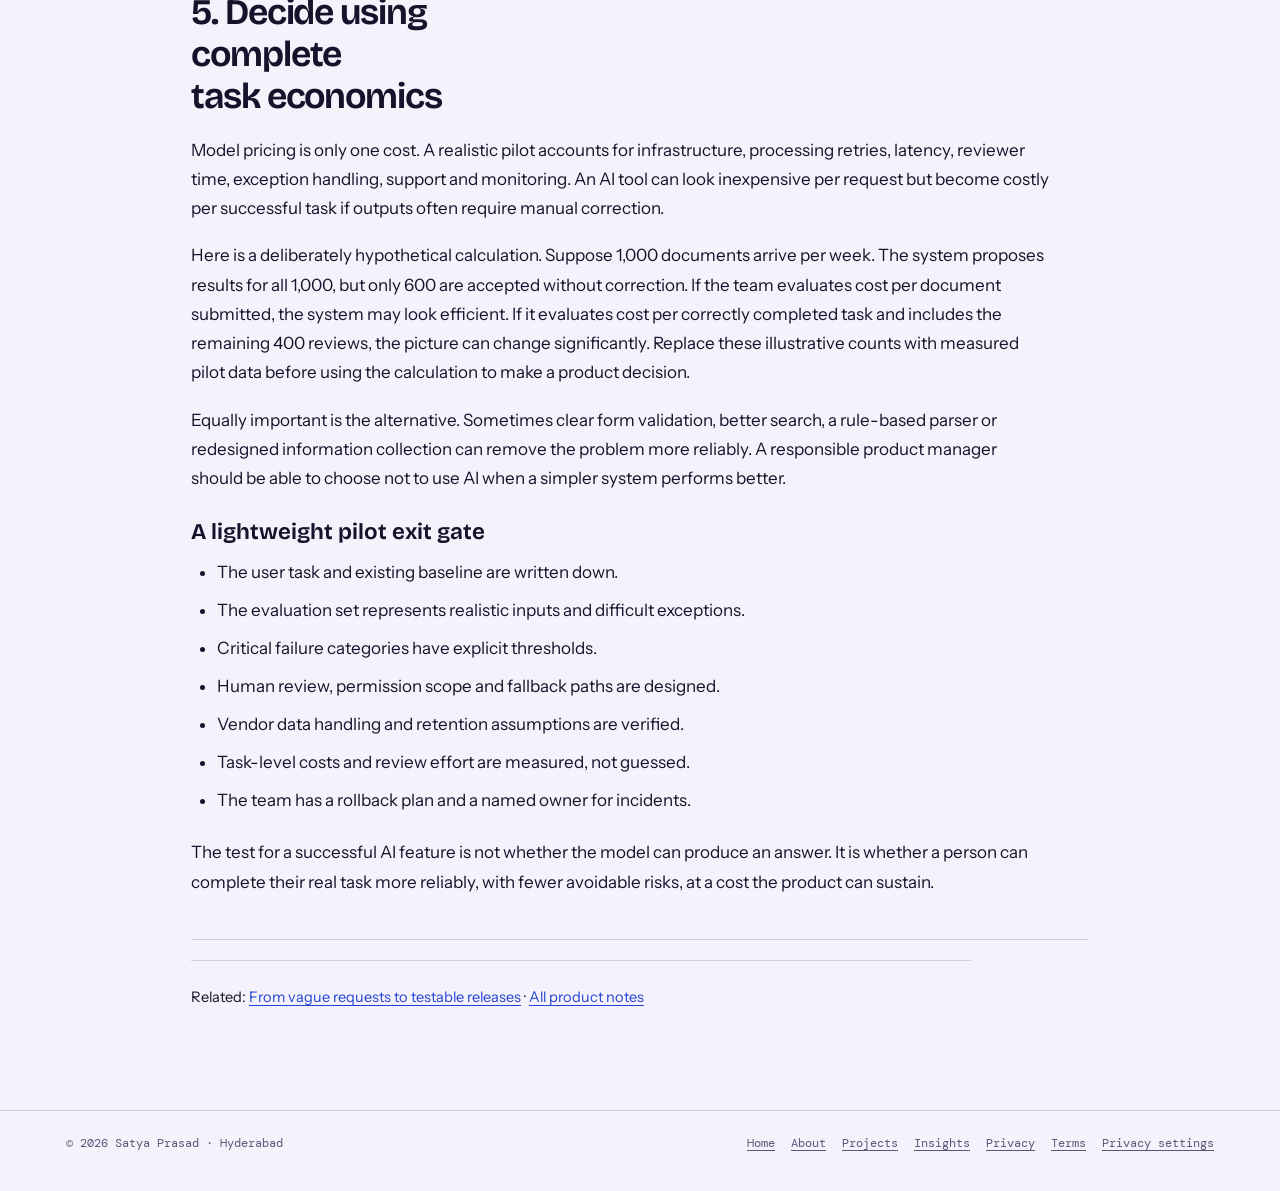
<file: insights/evaluating-ai-features.html>
<!doctype html>
<html lang="en"><head><meta charset="utf-8"><meta name="viewport" content="width=device-width,initial-scale=1,viewport-fit=cover">
<title>What I check before adding an AI feature | Satya Prasad</title>
<meta name="description" content="A practical evaluation method for AI product features: tasks, baselines, failure severity, review controls and cost per successful outcome."><link rel="canonical" href="https://satyaprasad.com/insights/evaluating-ai-features.html">
<meta name="robots" content="index,follow,max-image-preview:large">
<meta property="og:type" content="article"><meta property="og:title" content="What I check before adding an AI feature | Satya Prasad">
<meta property="og:description" content="A practical evaluation method for AI product features: tasks, baselines, failure severity, review controls and cost per successful outcome."><meta property="og:url" content="https://satyaprasad.com/insights/evaluating-ai-features.html">
<meta property="og:image" content="https://satyaprasad.com/assets/images/03-habibi-uae.jpg"><meta name="twitter:card" content="summary_large_image">
<meta name="theme-color" content="#0756C9">
<link rel="icon" href="/favicon.svg?v=3" type="image/svg+xml">
<link rel="preconnect" href="https://fonts.googleapis.com"><link rel="preconnect" href="https://fonts.gstatic.com" crossorigin>
<link href="https://fonts.googleapis.com/css2?family=Bricolage+Grotesque:opsz,wdth,wght@12..96,75..100,200..800&family=DM+Mono:wght@400;500&family=Instrument+Sans:wght@400..600&display=swap" rel="stylesheet">
<link rel="stylesheet" href="/assets/css/site.css"><link rel="stylesheet" href="/assets/css/pages.css">
<script type="application/ld+json">{"@context":"https://schema.org","@type":"Article","headline":"What I check before adding an AI feature","name":"What I check before adding an AI feature","description":"A practical evaluation method for AI product features: tasks, baselines, failure severity, review controls and cost per successful outcome.","url":"https://satyaprasad.com/insights/evaluating-ai-features.html","inLanguage":"en","author":{"@type":"Person","name":"Satya Prasad","url":"https://satyaprasad.com/"}}</script>
</head><body><a class="skip-link" href="#main">Skip to content</a>
<nav class="bar" aria-label="Primary navigation"><div class="wrap"><a class="mark" href="/" aria-label="Satya Prasad home"><img src="/logo.svg?v=3" width="58" height="44" alt="Satya Prasad monogram"></a><div class="nav"><a href="/about.html">About</a><a href="/projects.html">Projects</a><a href="/insights.html">Insights</a><a href="/#hello">Contact</a><button type="button" class="tog" id="page-theme" aria-label="Switch light and dark theme"><span></span></button></div></div></nav><main id="main" class="page-shell"><div class="wrap prose">
<header class="page-head"><p class="eyebrow">AI product management · Practical evaluation</p><h1>What I check before adding an AI feature</h1><p class="page-lede">An AI demo can be persuasive while still leaving the product question unanswered. A useful feature must improve a defined task, handle uncertainty and make failure recoverable.</p><p class="article-by">By Satya Prasad · A general evaluation method</p></header>
<nav class="article-toc" aria-label="On this page"><strong>In this note</strong><a href="#task">Task first</a><a href="#baseline">Baseline</a><a href="#evaluation">Evaluation</a><a href="#controls">Controls</a><a href="#economics">Economics</a></nav>
<section id="task"><h2>1. Define the job without saying AI</h2><p>Imagine a fictional team that processes customer documents and wants a feature that “uses AI to read everything automatically.” Before choosing a model, describe the job using ordinary verbs: identify the document type, locate required fields, compare them with a checklist and route uncertain items for review.</p><p>This matters because “reading” is not a single observable outcome. A model may extract a date accurately while missing that it belongs to a different person. It may classify a document correctly but invent a missing field. The product must define which errors are tolerable, which are costly and when to ask a human.</p><p>Write the intended user, source material, permitted actions and output format. Then list what the system is not authorised to do. In the document example, a sensible boundary might be: suggest extracted fields and exceptions, but never approve an identity decision or send an external message without a human-controlled action.</p></section>
<section id="baseline"><h2>2. Compare against a real baseline</h2><p>“The model is 90% accurate” is not enough to decide whether a feature is useful. Accurate at what, against which dataset, for which people and under what cost of error? Instead, define a baseline workflow and compare it with the proposed assisted workflow on the same representative tasks.</p><p>Suppose reviewers now check every submitted document manually. A pilot should measure time per completed task, number of corrections, genuinely resolved cases and the frequency of reviews that still require full manual inspection. If the model creates more checking work than it removes, a promising extraction score will not create value.</p><p>Build the comparison using a mixture of common and difficult material. Include images with poor lighting, ambiguous names, nonstandard layouts and documents that do not contain the requested field. A system designed for Indian users may also need to handle mixed scripts or transliterated names, depending on its actual audience.</p></section>
<section id="evaluation"><h2>3. Evaluate failure modes by severity</h2><p>Averages hide the cases a product team most needs to understand. Create a small evaluation matrix separating the type of failure from its consequence:</p>
<div class="responsive-table"><table><thead><tr><th>Situation</th><th>Expected behaviour</th><th>Why it matters</th></tr></thead><tbody><tr><td>Field absent</td><td>Return “not found,” not a guess</td><td>Prevents fabricated data</td></tr><tr><td>Low-quality scan</td><td>Mark uncertainty or request a rescan</td><td>Makes failure visible</td></tr><tr><td>Conflicting values</td><td>Present evidence and require review</td><td>Avoids silent wrong selections</td></tr><tr><td>Unexpected format</td><td>Fail safely with a usable fallback</td><td>Keeps the workflow recoverable</td></tr><tr><td>Restricted document</td><td>Enforce role-based access</td><td>Protects personal information</td></tr></tbody></table></div>
<p>For each test case, keep the input, expected result, actual result, reviewer decision and model or prompt version. A simple reproducible record is more valuable than an impressive screenshot because it allows the team to see whether a later change improved the system or merely changed the examples that happen to work.</p><p>Use severity-weighted reporting. A wrong punctuation mark and a wrong account number should not cancel each other out inside a single accuracy percentage. Critical failures should have explicit thresholds and escalation procedures.</p></section>
<section id="controls"><h2>4. Build the human workflow and permission boundary</h2><p>Automation does not remove responsibility for the outcome. Decide who can accept a model suggestion, who can override it and how a user discovers the evidence behind a recommendation. The interface should distinguish source text, extracted values, model interpretations and final human decisions.</p><p>Prevent a tool-using model from obtaining more access than a typical task requires. If it only needs to read a document and suggest corrections, do not provide write access to unrelated customer records. Approval gates, scoped credentials and action logs are product requirements, not optional infrastructure decorations.</p><p>Plan what happens when the service is slow or unavailable. A good fallback may allow manual completion, preserve the partially entered form and explain why the AI suggestion is missing. An automated component that blocks the entire workflow during an outage can make the user worse off than before.</p><p>For privacy, document where input data is sent, how long it is retained, whether vendors can use it for their own purposes, what deletion controls exist and what users are told. These questions must be answered for the actual architecture, not filled in from marketing claims.</p></section>
<section id="economics"><h2>5. Decide using complete task economics</h2><p>Model pricing is only one cost. A realistic pilot accounts for infrastructure, processing retries, latency, reviewer time, exception handling, support and monitoring. An AI tool can look inexpensive per request but become costly per successful task if outputs often require manual correction.</p><p>Here is a deliberately hypothetical calculation. Suppose 1,000 documents arrive per week. The system proposes results for all 1,000, but only 600 are accepted without correction. If the team evaluates cost per document submitted, the system may look efficient. If it evaluates cost per correctly completed task and includes the remaining 400 reviews, the picture can change significantly. Replace these illustrative counts with measured pilot data before using the calculation to make a product decision.</p><p>Equally important is the alternative. Sometimes clear form validation, better search, a rule-based parser or redesigned information collection can remove the problem more reliably. A responsible product manager should be able to choose not to use AI when a simpler system performs better.</p><h3>A lightweight pilot exit gate</h3><ul><li>The user task and existing baseline are written down.</li><li>The evaluation set represents realistic inputs and difficult exceptions.</li><li>Critical failure categories have explicit thresholds.</li><li>Human review, permission scope and fallback paths are designed.</li><li>Vendor data handling and retention assumptions are verified.</li><li>Task-level costs and review effort are measured, not guessed.</li><li>The team has a rollback plan and a named owner for incidents.</li></ul><p>The test for a successful AI feature is not whether the model can produce an answer. It is whether a person can complete their real task more reliably, with fewer avoidable risks, at a cost the product can sustain.</p></section>
<p class="article-end">Related: <a href="/insights/from-requests-to-releases.html">From vague requests to testable releases</a> · <a href="/insights.html">All product notes</a></p></div></main>
<footer class="sub-footer"><div class="wrap"><p>© 2026 Satya Prasad · Hyderabad</p><nav class="legal-links" aria-label="Site information"><a href="/">Home</a><a href="/about.html">About</a><a href="/projects.html">Projects</a><a href="/insights.html">Insights</a><a href="/privacy.html">Privacy</a><a href="/terms.html">Terms</a><button type="button" class="privacy-settings" data-privacy-settings>Privacy settings</button></nav></div></footer><div id="consent-banner" class="consent-banner" role="region" aria-labelledby="consent-title" hidden><div class="consent-content"><div><strong id="consent-title">Your privacy choices</strong><p>Optional analytics and advertising tools are off until you accept. You can change your choice any time in the footer. <a href="/privacy.html">Read the privacy policy</a>.</p></div><div class="consent-actions"><button type="button" data-consent-reject>Reject optional</button><button type="button" data-consent-accept>Accept optional</button></div></div></div><script src="/assets/js/pages.js" defer></script><script src="/assets/js/consent.js" defer></script></body></html>
</file>
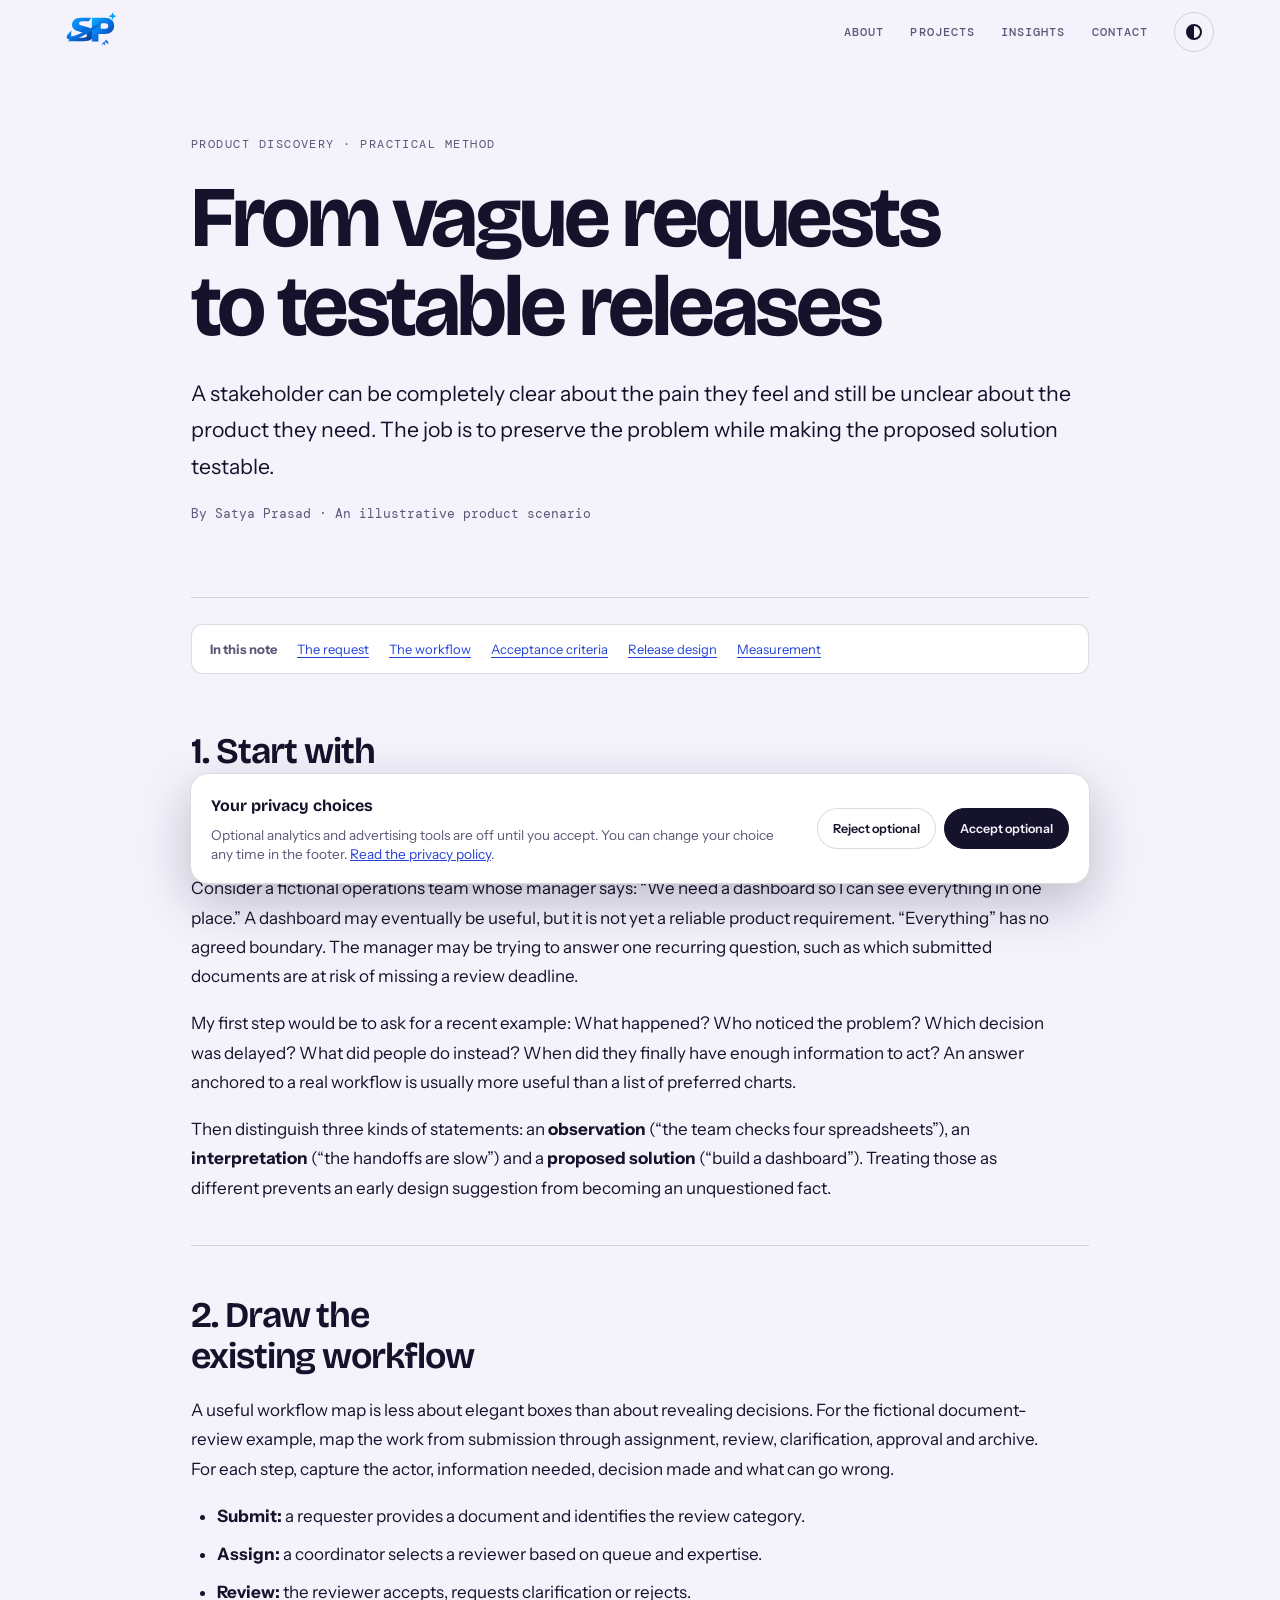
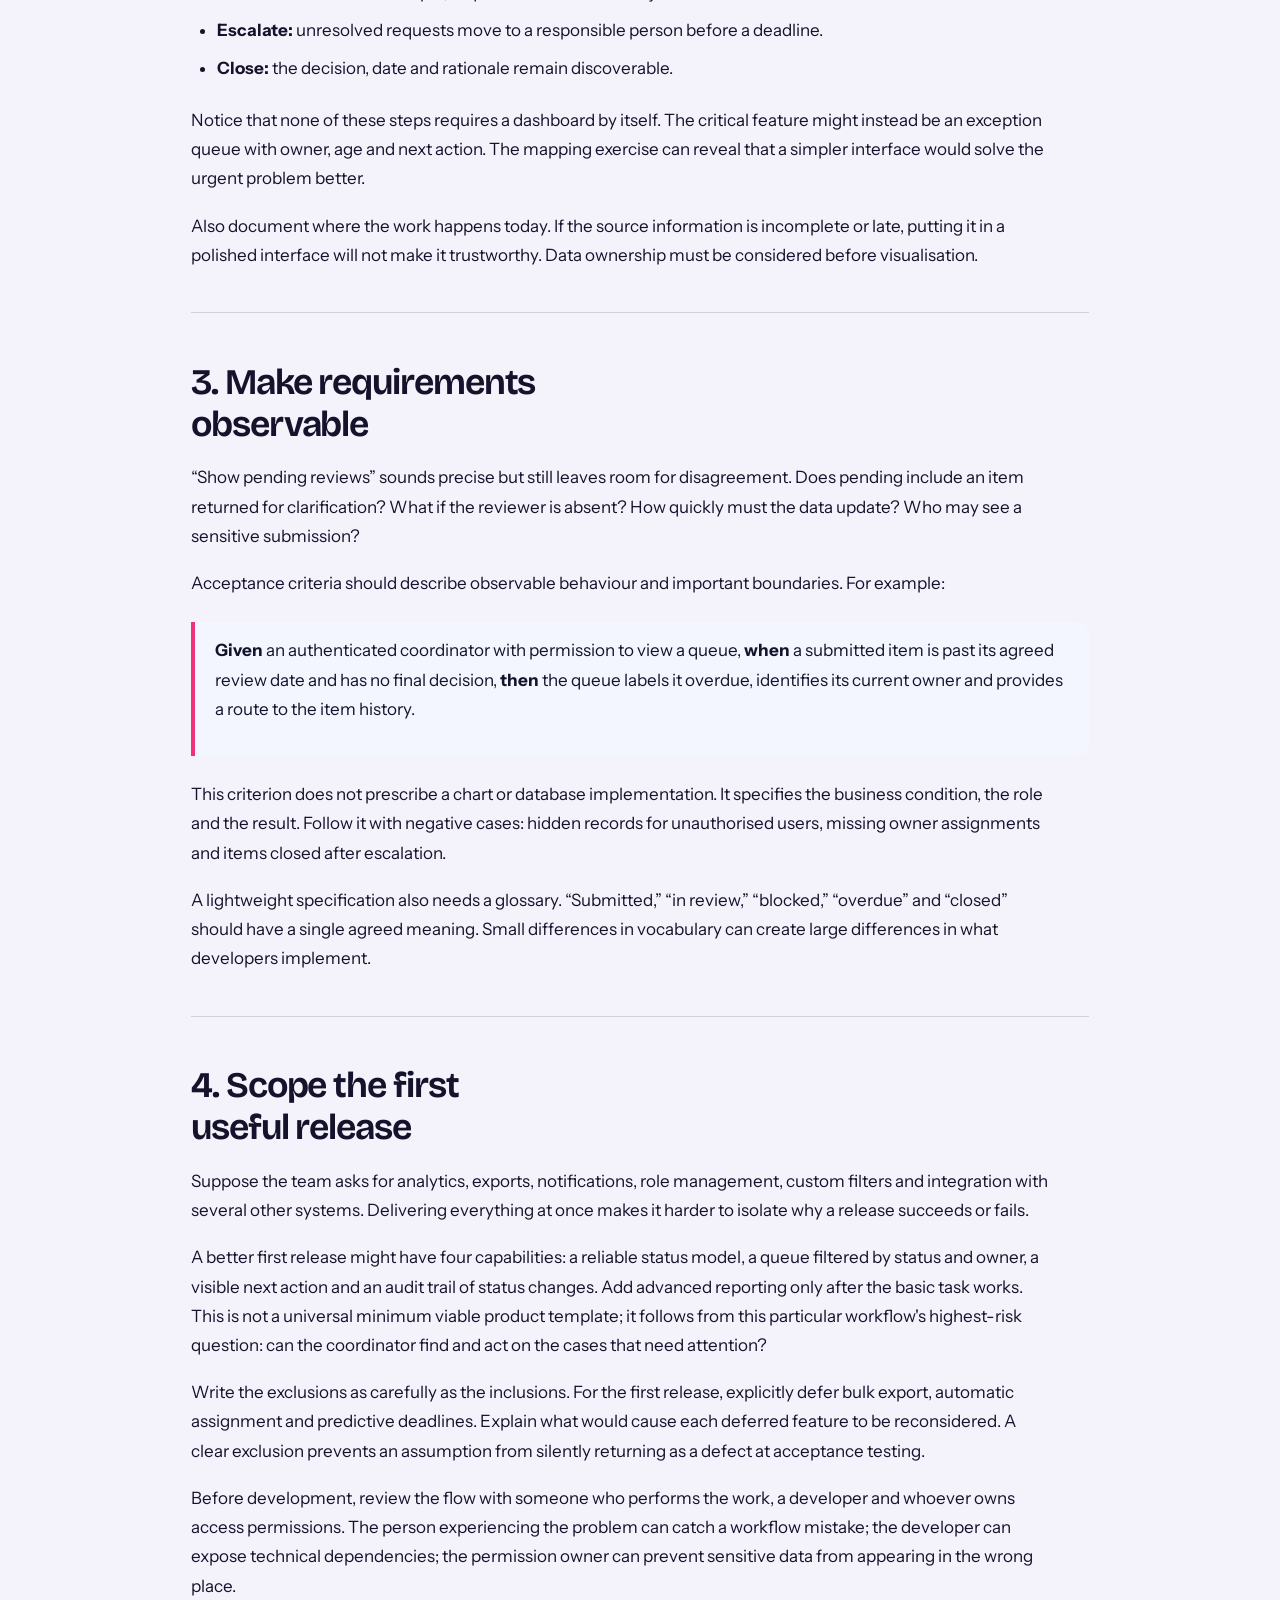
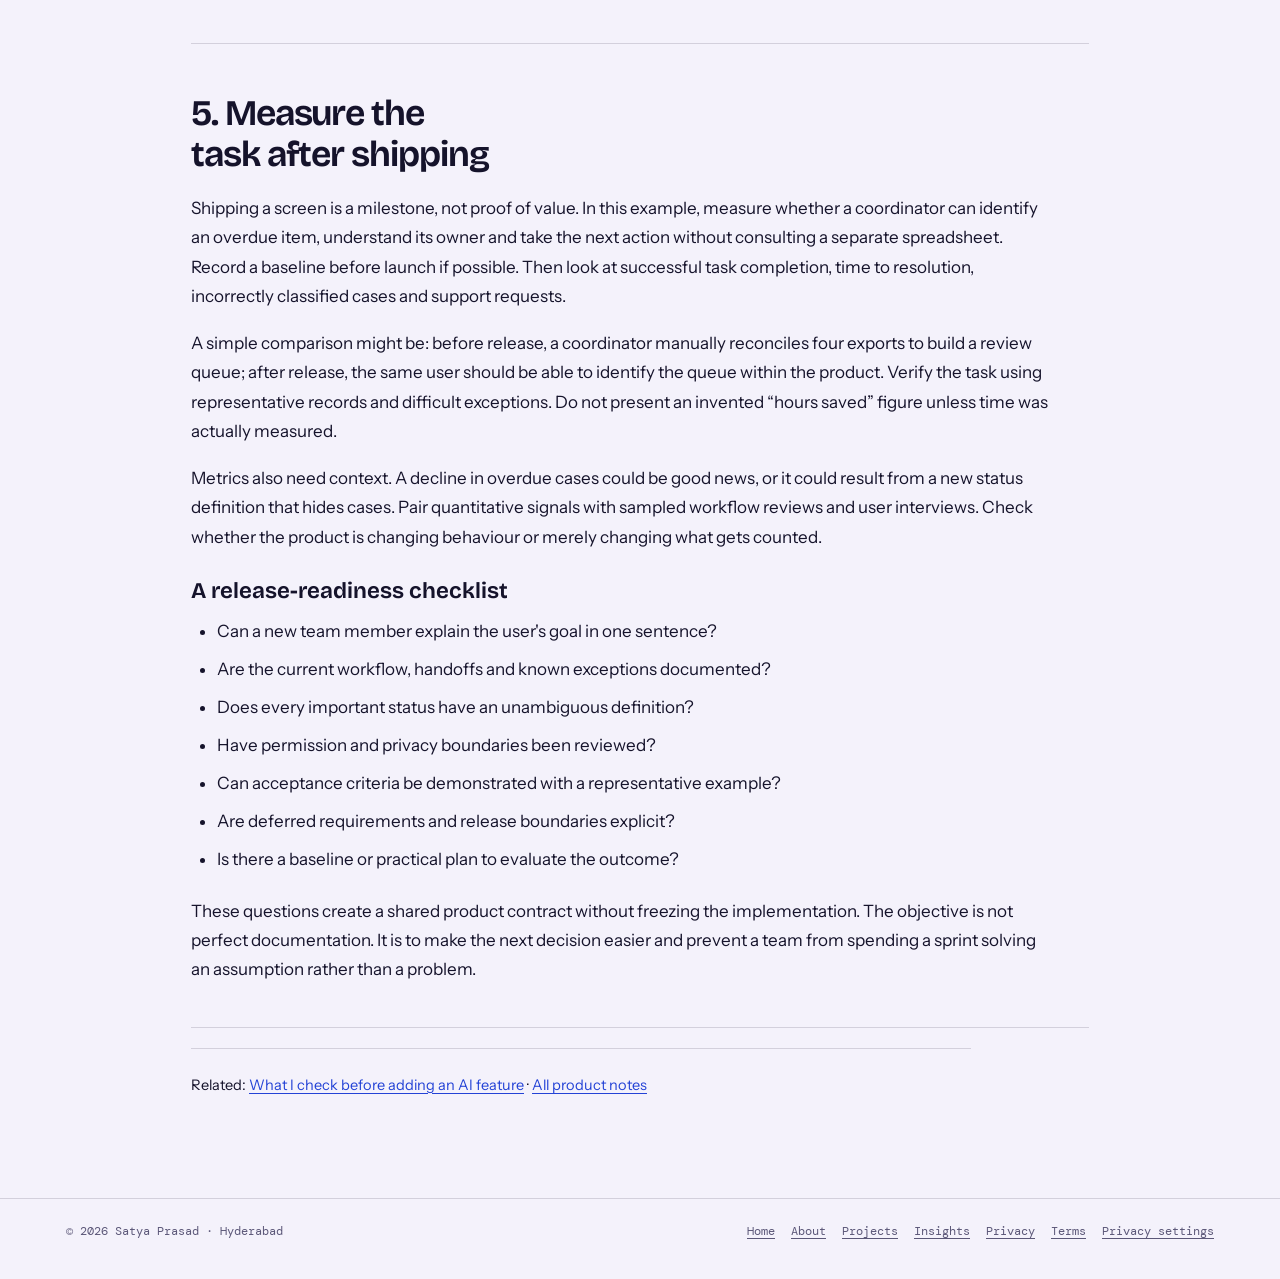
<file: insights/from-requests-to-releases.html>
<!doctype html>
<html lang="en"><head><meta charset="utf-8"><meta name="viewport" content="width=device-width,initial-scale=1,viewport-fit=cover">
<title>From vague requests to testable releases | Satya Prasad</title>
<meta name="description" content="A practical guide to translating stakeholder requests into workflow maps, acceptance criteria, release boundaries and measurable outcomes."><link rel="canonical" href="https://satyaprasad.com/insights/from-requests-to-releases.html">
<meta name="robots" content="index,follow,max-image-preview:large">
<meta property="og:type" content="article"><meta property="og:title" content="From vague requests to testable releases | Satya Prasad">
<meta property="og:description" content="A practical guide to translating stakeholder requests into workflow maps, acceptance criteria, release boundaries and measurable outcomes."><meta property="og:url" content="https://satyaprasad.com/insights/from-requests-to-releases.html">
<meta property="og:image" content="https://satyaprasad.com/assets/images/03-habibi-uae.jpg"><meta name="twitter:card" content="summary_large_image">
<meta name="theme-color" content="#0756C9">
<link rel="icon" href="/favicon.svg?v=3" type="image/svg+xml">
<link rel="preconnect" href="https://fonts.googleapis.com"><link rel="preconnect" href="https://fonts.gstatic.com" crossorigin>
<link href="https://fonts.googleapis.com/css2?family=Bricolage+Grotesque:opsz,wdth,wght@12..96,75..100,200..800&family=DM+Mono:wght@400;500&family=Instrument+Sans:wght@400..600&display=swap" rel="stylesheet">
<link rel="stylesheet" href="/assets/css/site.css"><link rel="stylesheet" href="/assets/css/pages.css">
<script type="application/ld+json">{"@context":"https://schema.org","@type":"Article","headline":"From vague requests to testable releases","name":"From vague requests to testable releases","description":"A practical guide to translating stakeholder requests into workflow maps, acceptance criteria, release boundaries and measurable outcomes.","url":"https://satyaprasad.com/insights/from-requests-to-releases.html","inLanguage":"en","author":{"@type":"Person","name":"Satya Prasad","url":"https://satyaprasad.com/"}}</script>
</head><body><a class="skip-link" href="#main">Skip to content</a>
<nav class="bar" aria-label="Primary navigation"><div class="wrap"><a class="mark" href="/" aria-label="Satya Prasad home"><img src="/logo.svg?v=3" width="58" height="44" alt="Satya Prasad monogram"></a><div class="nav"><a href="/about.html">About</a><a href="/projects.html">Projects</a><a href="/insights.html">Insights</a><a href="/#hello">Contact</a><button type="button" class="tog" id="page-theme" aria-label="Switch light and dark theme"><span></span></button></div></div></nav><main id="main" class="page-shell"><div class="wrap prose">
<header class="page-head"><p class="eyebrow">Product discovery · Practical method</p><h1>From vague requests to testable releases</h1><p class="page-lede">A stakeholder can be completely clear about the pain they feel and still be unclear about the product they need. The job is to preserve the problem while making the proposed solution testable.</p><p class="article-by">By Satya Prasad · An illustrative product scenario</p></header>
<nav class="article-toc" aria-label="On this page"><strong>In this note</strong><a href="#problem">The request</a><a href="#workflow">The workflow</a><a href="#criteria">Acceptance criteria</a><a href="#delivery">Release design</a><a href="#measurement">Measurement</a></nav>
<section id="problem"><h2>1. Start with the request, not the feature</h2><p>Consider a fictional operations team whose manager says: “We need a dashboard so I can see everything in one place.” A dashboard may eventually be useful, but it is not yet a reliable product requirement. “Everything” has no agreed boundary. The manager may be trying to answer one recurring question, such as which submitted documents are at risk of missing a review deadline.</p><p>My first step would be to ask for a recent example: What happened? Who noticed the problem? Which decision was delayed? What did people do instead? When did they finally have enough information to act? An answer anchored to a real workflow is usually more useful than a list of preferred charts.</p><p>Then distinguish three kinds of statements: an <strong>observation</strong> (“the team checks four spreadsheets”), an <strong>interpretation</strong> (“the handoffs are slow”) and a <strong>proposed solution</strong> (“build a dashboard”). Treating those as different prevents an early design suggestion from becoming an unquestioned fact.</p></section>
<section id="workflow"><h2>2. Draw the existing workflow</h2><p>A useful workflow map is less about elegant boxes than about revealing decisions. For the fictional document-review example, map the work from submission through assignment, review, clarification, approval and archive. For each step, capture the actor, information needed, decision made and what can go wrong.</p><ul><li><strong>Submit:</strong> a requester provides a document and identifies the review category.</li><li><strong>Assign:</strong> a coordinator selects a reviewer based on queue and expertise.</li><li><strong>Review:</strong> the reviewer accepts, requests clarification or rejects.</li><li><strong>Escalate:</strong> unresolved requests move to a responsible person before a deadline.</li><li><strong>Close:</strong> the decision, date and rationale remain discoverable.</li></ul><p>Notice that none of these steps requires a dashboard by itself. The critical feature might instead be an exception queue with owner, age and next action. The mapping exercise can reveal that a simpler interface would solve the urgent problem better.</p><p>Also document where the work happens today. If the source information is incomplete or late, putting it in a polished interface will not make it trustworthy. Data ownership must be considered before visualisation.</p></section>
<section id="criteria"><h2>3. Make requirements observable</h2><p>“Show pending reviews” sounds precise but still leaves room for disagreement. Does pending include an item returned for clarification? What if the reviewer is absent? How quickly must the data update? Who may see a sensitive submission?</p><p>Acceptance criteria should describe observable behaviour and important boundaries. For example:</p><blockquote><p><strong>Given</strong> an authenticated coordinator with permission to view a queue, <strong>when</strong> a submitted item is past its agreed review date and has no final decision, <strong>then</strong> the queue labels it overdue, identifies its current owner and provides a route to the item history.</p></blockquote><p>This criterion does not prescribe a chart or database implementation. It specifies the business condition, the role and the result. Follow it with negative cases: hidden records for unauthorised users, missing owner assignments and items closed after escalation.</p><p>A lightweight specification also needs a glossary. “Submitted,” “in review,” “blocked,” “overdue” and “closed” should have a single agreed meaning. Small differences in vocabulary can create large differences in what developers implement.</p></section>
<section id="delivery"><h2>4. Scope the first useful release</h2><p>Suppose the team asks for analytics, exports, notifications, role management, custom filters and integration with several other systems. Delivering everything at once makes it harder to isolate why a release succeeds or fails.</p><p>A better first release might have four capabilities: a reliable status model, a queue filtered by status and owner, a visible next action and an audit trail of status changes. Add advanced reporting only after the basic task works. This is not a universal minimum viable product template; it follows from this particular workflow's highest-risk question: can the coordinator find and act on the cases that need attention?</p><p>Write the exclusions as carefully as the inclusions. For the first release, explicitly defer bulk export, automatic assignment and predictive deadlines. Explain what would cause each deferred feature to be reconsidered. A clear exclusion prevents an assumption from silently returning as a defect at acceptance testing.</p><p>Before development, review the flow with someone who performs the work, a developer and whoever owns access permissions. The person experiencing the problem can catch a workflow mistake; the developer can expose technical dependencies; the permission owner can prevent sensitive data from appearing in the wrong place.</p></section>
<section id="measurement"><h2>5. Measure the task after shipping</h2><p>Shipping a screen is a milestone, not proof of value. In this example, measure whether a coordinator can identify an overdue item, understand its owner and take the next action without consulting a separate spreadsheet. Record a baseline before launch if possible. Then look at successful task completion, time to resolution, incorrectly classified cases and support requests.</p><p>A simple comparison might be: before release, a coordinator manually reconciles four exports to build a review queue; after release, the same user should be able to identify the queue within the product. Verify the task using representative records and difficult exceptions. Do not present an invented “hours saved” figure unless time was actually measured.</p><p>Metrics also need context. A decline in overdue cases could be good news, or it could result from a new status definition that hides cases. Pair quantitative signals with sampled workflow reviews and user interviews. Check whether the product is changing behaviour or merely changing what gets counted.</p><h3>A release-readiness checklist</h3><ul><li>Can a new team member explain the user's goal in one sentence?</li><li>Are the current workflow, handoffs and known exceptions documented?</li><li>Does every important status have an unambiguous definition?</li><li>Have permission and privacy boundaries been reviewed?</li><li>Can acceptance criteria be demonstrated with a representative example?</li><li>Are deferred requirements and release boundaries explicit?</li><li>Is there a baseline or practical plan to evaluate the outcome?</li></ul><p>These questions create a shared product contract without freezing the implementation. The objective is not perfect documentation. It is to make the next decision easier and prevent a team from spending a sprint solving an assumption rather than a problem.</p></section>
<p class="article-end">Related: <a href="/insights/evaluating-ai-features.html">What I check before adding an AI feature</a> · <a href="/insights.html">All product notes</a></p></div></main>
<footer class="sub-footer"><div class="wrap"><p>© 2026 Satya Prasad · Hyderabad</p><nav class="legal-links" aria-label="Site information"><a href="/">Home</a><a href="/about.html">About</a><a href="/projects.html">Projects</a><a href="/insights.html">Insights</a><a href="/privacy.html">Privacy</a><a href="/terms.html">Terms</a><button type="button" class="privacy-settings" data-privacy-settings>Privacy settings</button></nav></div></footer><div id="consent-banner" class="consent-banner" role="region" aria-labelledby="consent-title" hidden><div class="consent-content"><div><strong id="consent-title">Your privacy choices</strong><p>Optional analytics and advertising tools are off until you accept. You can change your choice any time in the footer. <a href="/privacy.html">Read the privacy policy</a>.</p></div><div class="consent-actions"><button type="button" data-consent-reject>Reject optional</button><button type="button" data-consent-accept>Accept optional</button></div></div></div><script src="/assets/js/pages.js" defer></script><script src="/assets/js/consent.js" defer></script></body></html>
</file>
<file: assets/css/site.css>
/* Layout concept: one long, left-aligned scroll. An oversized variable-weight name breathes over a drifting aurora,
   a spine draws itself down the career as you scroll, a quiet grid shows life beyond the job, one contact line closes. */
:root{
  --paper:#F4F2FB; --surface:#FFFFFF; --ink:#15132B; --muted:#5B5778; --line:rgba(21,19,43,.15);
  --pink:#F0307A; --pink-ink:#C2145B; --blue:#3358FF; --blue-ink:#2443D6; --sun:#FFB400; --mint:#00B894;
  --aur1:#FF5C9A; --aur2:#5B7CFF; --aur3:#FFC93C; --aur4:#3EE6C3; --aur-a:.5;
  --display:"Bricolage Grotesque","Helvetica Neue",Arial,sans-serif;
  --body:"Instrument Sans",system-ui,-apple-system,"Segoe UI",Roboto,sans-serif;
  --mono:"DM Mono",ui-monospace,"SF Mono",Menlo,Consolas,monospace;
}
@media (prefers-color-scheme:dark){
  :root:not([data-theme="light"]){
    --paper:#0C0A1D; --surface:#151232; --ink:#F3F1FF; --muted:#A8A3C8; --line:rgba(243,241,255,.17);
    --pink:#FF5C9A; --pink-ink:#FF86B3; --blue:#6F88FF; --blue-ink:#A3B4FF; --sun:#FFC93C; --mint:#3EE6C3; --aur-a:.36;
    color-scheme:dark;
  }
}
:root[data-theme="dark"]{
  --paper:#0C0A1D; --surface:#151232; --ink:#F3F1FF; --muted:#A8A3C8; --line:rgba(243,241,255,.17);
  --pink:#FF5C9A; --pink-ink:#FF86B3; --blue:#6F88FF; --blue-ink:#A3B4FF; --sun:#FFC93C; --mint:#3EE6C3; --aur-a:.36;
  color-scheme:dark;
}

*{box-sizing:border-box}
html{scroll-behavior:smooth}
body{margin:0;background:var(--paper);color:var(--ink);font-family:var(--body);font-size:1.0625rem;line-height:1.6;-webkit-font-smoothing:antialiased;overflow-x:clip}
body::before{content:"";position:fixed;inset:0 0 auto;height:env(safe-area-inset-top,0px);z-index:30;background:var(--paper)}
h1,h2,h3,p,ul,ol,figure{margin:0}
ul,ol{padding:0;list-style:none}
a{color:inherit}
:focus-visible{outline:2px solid var(--blue-ink);outline-offset:3px;border-radius:4px}
.wrap{width:100%;max-width:1180px;margin-inline:auto;padding-left:max(16px,env(safe-area-inset-left,0px));padding-right:max(16px,env(safe-area-inset-right,0px))}
.eyebrow{font-family:var(--mono);font-size:.76rem;letter-spacing:.12em;text-transform:uppercase;color:var(--muted)}
.grad{color:var(--pink-ink)}
@supports (background-clip:text) or (-webkit-background-clip:text){
  .grad{background:linear-gradient(95deg,var(--pink),var(--blue));-webkit-background-clip:text;background-clip:text;color:transparent}
}
.live-dot{display:inline-block;width:8px;height:8px;border-radius:50%;background:var(--mint);animation:ping 2.2s ease-out infinite;flex:none}
@keyframes ping{0%{box-shadow:0 0 0 0 color-mix(in srgb,var(--mint) 60%,transparent)}70%,100%{box-shadow:0 0 0 10px transparent}}

/* nav */
.bar{position:sticky;top:env(safe-area-inset-top,0px);z-index:20;background:color-mix(in srgb,var(--paper) 80%,transparent);-webkit-backdrop-filter:blur(14px);backdrop-filter:blur(14px)}
.bar .wrap{display:flex;align-items:center;justify-content:space-between;gap:12px;padding-block:10px}
.mark{display:inline-flex;align-items:center;gap:3px;font:700 1.2rem var(--display);letter-spacing:-.02em;text-decoration:none}
.mark i{width:7px;height:7px;border-radius:50%;background:var(--pink);margin-top:7px}
.nav{display:flex;align-items:center;gap:clamp(10px,3vw,26px)}
.nav a{font:500 .74rem var(--mono);letter-spacing:.09em;text-transform:uppercase;text-decoration:none;color:var(--muted);padding:6px 0;transition:color .2s}
.nav a:hover{color:var(--ink)}
.tog{width:40px;height:40px;border-radius:50%;border:1px solid var(--line);background:transparent;display:grid;place-items:center;cursor:pointer;padding:0}
.tog span{width:16px;height:16px;border-radius:50%;border:2px solid var(--ink);background:linear-gradient(90deg,var(--ink) 50%,transparent 50%)}
.tog:hover{border-color:var(--ink)}

/* hero */
.hero{position:relative;overflow:hidden;padding-top:clamp(30px,4vw,58px);padding-bottom:clamp(42px,5vw,72px)}
#aurora{position:absolute;inset:0;width:100%;height:100%;display:block;pointer-events:none}
.hero::after{content:"";position:absolute;left:0;right:0;bottom:0;height:22%;background:linear-gradient(to bottom,transparent,var(--paper));pointer-events:none}
.hero .wrap{position:relative;z-index:1;display:grid;grid-template-columns:minmax(0,1.08fr) minmax(300px,.82fr);grid-template-areas:"meta card" "name card" "copy card";column-gap:clamp(28px,4vw,48px);align-items:center}
.meta-row{grid-area:meta;display:flex;flex-wrap:wrap;justify-content:space-between;gap:10px 20px;font:500 .72rem var(--mono);letter-spacing:.1em;text-transform:uppercase}
.hello{display:flex;align-items:center;gap:10px}
.hello::before{content:"";width:28px;height:2px;background:linear-gradient(90deg,var(--pink),var(--blue));border-radius:2px}
.hello-words{display:inline-grid;font-family:var(--body);letter-spacing:.02em;text-transform:none;font-size:1.02rem;font-weight:500}
.hello-words span{grid-area:1/1;opacity:0;animation:hi 9s ease-in-out infinite}
.hello-words span:nth-child(1){animation-delay:-.5s}
.hello-words span:nth-child(2){animation-delay:2.5s}
.hello-words span:nth-child(3){animation-delay:5.5s}
.hello-words [lang="te"]{font-family:"Noto Sans Telugu",var(--body)}
.hello-words [lang="hi"]{font-family:"Noto Sans Devanagari",var(--body)}
@keyframes hi{0%{opacity:0;transform:translateY(9px)}4.5%,30%{opacity:1;transform:none}34%,100%{opacity:0;transform:translateY(-9px)}}
.now{display:flex;align-items:center;gap:10px;color:var(--ink)}
.name{grid-area:name;font-family:var(--display);font-weight:600;font-size:clamp(3.55rem,7.6vw,7.2rem);line-height:.92;letter-spacing:-.045em;margin:clamp(20px,3vw,34px) 0 clamp(22px,3vw,36px);display:flex;flex-direction:column;align-items:flex-start;min-width:0}
.name .w{display:block;white-space:nowrap}
.name .l{display:inline-block;font-variation-settings:"wght" 600,"wdth" 90;animation:breathe 6.5s ease-in-out infinite;animation-delay:calc(var(--i) * -.45s)}
@keyframes breathe{0%,100%{font-variation-settings:"wght" 320,"wdth" 100}50%{font-variation-settings:"wght" 800,"wdth" 78}}
.name.live .l{animation:none;transition:font-variation-settings .2s ease-out}
.name.paused .l{animation-play-state:paused}
.hero-lower{display:contents}
.hero-lower>div:first-child{grid-area:copy;align-self:start;min-width:0}
.lede{font-size:clamp(1.05rem,1.45vw,1.28rem);line-height:1.5;max-width:34ch}
.cta{display:flex;flex-wrap:wrap;gap:12px;margin-top:24px}
.btn{display:inline-flex;align-items:center;gap:.55em;font:500 .82rem var(--mono);letter-spacing:.08em;text-transform:uppercase;text-decoration:none;color:var(--paper);background:var(--ink);padding:.9em 1.35em;border-radius:999px;border:1px solid var(--ink);cursor:pointer;transition:transform .25s,border-color .25s}
.btn:hover{transform:translateY(-2px)}
.btn.ghost{background:transparent;color:var(--ink);border-color:var(--line)}
.btn.ghost:hover{border-color:var(--ink)}
/* right-side image carousel */
.feature-card{grid-area:card;align-self:center;min-width:0;width:100%;max-width:470px;justify-self:end;padding:clamp(12px,1.4vw,18px);border:1px solid var(--line);border-radius:26px;background:color-mix(in srgb,var(--surface) 90%,transparent);box-shadow:0 18px 60px rgba(35,28,82,.09);display:flex;flex-direction:column;gap:12px;backdrop-filter:blur(12px);-webkit-backdrop-filter:blur(12px)}
.feature-card-top,.feature-controls{display:flex;align-items:center;justify-content:space-between;gap:12px}
.feature-count{font:500 .7rem var(--mono);letter-spacing:.08em;color:var(--muted);font-variant-numeric:tabular-nums}
.feature-stage{position:relative;width:100%;min-height:0;aspect-ratio:1.18/1;overflow:hidden;border-radius:17px;background:var(--ink);isolation:isolate}
.feature-slide{position:absolute;inset:0;opacity:0;visibility:hidden;transform:scale(1.025);transition:opacity .55s ease,transform .8s ease,visibility .55s;overflow:hidden}
.feature-slide.is-active{opacity:1;visibility:visible;transform:scale(1)}
.feature-slide::after{content:"";position:absolute;inset:0;background:linear-gradient(180deg,rgba(10,8,25,.02) 18%,rgba(10,8,25,.2) 42%,rgba(10,8,25,.88) 100%);pointer-events:none}
.feature-slide img{display:block;width:100%;height:100%;object-fit:cover;object-position:center center;position:absolute;inset:0}
.feature-slide figcaption{position:absolute;z-index:1;left:clamp(16px,2.2vw,24px);right:clamp(16px,2.2vw,24px);bottom:clamp(16px,2.2vw,24px);display:flex;flex-direction:column;align-items:flex-start;gap:6px;color:#fff}
.feature-tag{font:500 .68rem var(--mono);letter-spacing:.12em;text-transform:uppercase;color:#fff;opacity:.9}
.feature-slide strong{font:650 clamp(1.05rem,1.7vw,1.5rem)/1.08 var(--display);letter-spacing:-.02em;text-wrap:balance;max-width:19ch}
.feature-slide small{font:400 .74rem/1.35 var(--body);color:rgba(255,255,255,.92);max-width:34ch}
.feature-dots{display:flex;align-items:center;gap:8px}
.feature-dot{width:8px;height:8px;border:0;border-radius:99px;padding:0;background:var(--muted);opacity:.4;cursor:pointer;transition:width .25s,opacity .25s,background .25s}
.feature-dot.is-active{width:25px;opacity:1;background:var(--pink)}
.feature-arrows{display:flex;gap:8px}
.feature-arrows button{width:38px;height:38px;border:1px solid var(--line);border-radius:50%;background:transparent;color:var(--ink);font:500 1.1rem var(--body);cursor:pointer;transition:background .2s,color .2s,border-color .2s}
.feature-arrows button:hover{background:var(--ink);color:var(--paper);border-color:var(--ink)}
.feature-card button:focus-visible{outline:2px solid var(--blue-ink);outline-offset:4px}
@media(max-width:900px){
  .hero .wrap{display:flex;flex-direction:column;align-items:stretch;gap:0}
  .meta-row{width:100%}
  .name{font-size:clamp(3.5rem,12vw,7rem);max-width:100%}
  .hero-lower{display:flex;flex-direction:column;gap:26px;width:100%}
  .hero-lower>div:first-child{width:100%}
  .feature-card{align-self:stretch;justify-self:auto;width:100%;max-width:680px;margin:10px auto 0}
  .feature-stage{aspect-ratio:1.18/1}
}
@media(max-width:520px){
  .hero{padding-top:28px;padding-bottom:42px}
  .hero .wrap{gap:0}
  .meta-row{font-size:.66rem;gap:10px}
  .now{max-width:100%;font-size:.66rem}
  .name{font-size:clamp(3.25rem,15vw,5rem);margin:24px 0 28px;letter-spacing:-.05em}
  .lede{font-size:1.05rem}
  .cta{gap:9px;margin-top:20px}
  .btn{font-size:.72rem;padding:.85em 1.05em}
  .feature-card{padding:11px;border-radius:20px}
  .feature-stage{aspect-ratio:1.12/1}
  .feature-slide figcaption{left:15px;right:15px;bottom:15px;gap:5px}
  .feature-slide strong{font-size:1.25rem;line-height:1.08;max-width:20ch}
  .feature-slide small{font-size:.7rem;line-height:1.3;max-width:34ch}
}
@media(prefers-reduced-motion:reduce){.feature-slide,.feature-dot,.feature-arrows button{transition:none}}
/* tools belt */
.belt{border-block:1px solid var(--line);overflow:hidden;padding-block:16px}
.belt-track{display:flex;width:max-content;animation:belt 46s linear infinite}
.belt:hover .belt-track{animation-play-state:paused}
.belt ul{display:flex;gap:38px;padding-right:38px}
.belt li{display:flex;align-items:center;gap:12px;white-space:nowrap;font:500 .8rem var(--mono);letter-spacing:.1em;text-transform:uppercase}
.belt li::before{content:"";width:7px;height:7px;border-radius:50%;background:var(--pink)}
.belt li:nth-child(4n+2)::before{background:var(--blue)}
.belt li:nth-child(4n+3)::before{background:var(--sun)}
.belt li:nth-child(4n)::before{background:var(--mint)}
@keyframes belt{to{transform:translateX(-50%)}}

/* sections */
.sec{padding-block:clamp(64px,9vw,120px);scroll-margin-top:56px}
h2{font-family:var(--display);font-weight:650;font-size:clamp(2.3rem,6.2vw,4.6rem);line-height:.98;letter-spacing:-.03em;margin:.3em 0 .35em;text-wrap:balance;max-width:16ch}
.intro{max-width:46ch;color:var(--muted);font-size:1.12rem}

/* journey */
.legend{display:flex;flex-wrap:wrap;gap:8px 22px;margin-top:28px;font:500 .74rem var(--mono);letter-spacing:.1em;text-transform:uppercase;color:var(--muted)}
.legend span{display:inline-flex;align-items:center;gap:8px}
.legend i{width:9px;height:9px;border-radius:50%;background:var(--d)}
.timeline{--sx:176px;position:relative;margin-top:clamp(36px,5vw,64px)}
.timeline::before,.timeline::after{content:"";position:absolute;left:var(--sx);top:0;bottom:0;width:2px;margin-left:-1px;z-index:1;-webkit-mask-image:linear-gradient(transparent,#000 48px,#000 calc(100% - 48px),transparent);mask-image:linear-gradient(transparent,#000 48px,#000 calc(100% - 48px),transparent)}
.timeline::before{background:var(--line)}
.timeline::after{background:linear-gradient(var(--pink),var(--blue));transform-origin:top;transform:scaleY(var(--p,0))}
.entry{display:grid;grid-template-columns:150px 28px minmax(0,1fr);grid-template-areas:"when node body";column-gap:12px;padding-block:26px}
.t-study{--dot:var(--blue)}.t-intern{--dot:var(--sun)}.t-work{--dot:var(--pink)}
.when{grid-area:when;padding-top:10px;font:500 .8rem/1.4 var(--mono);letter-spacing:.06em;color:var(--muted);transition:color .4s}
.entry.on .when{color:var(--ink)}
.node{grid-area:node;position:relative;z-index:2;display:flex;justify-content:center;padding-top:12px}
.node i{display:block;width:14px;height:14px;border-radius:50%;background:var(--paper);border:2px solid color-mix(in srgb,var(--muted) 55%,transparent);transition:background .4s,border-color .4s,box-shadow .4s}
.entry.on .node i{background:var(--dot);border-color:var(--dot);box-shadow:0 0 0 7px color-mix(in srgb,var(--dot) 22%,transparent)}
.body{grid-area:body;display:flex;flex-direction:column;gap:12px;min-width:0}
.body h3{font-family:var(--display);font-weight:600;font-size:clamp(1.55rem,3.2vw,2.15rem);line-height:1.08;letter-spacing:-.02em}
.org{display:flex;flex-wrap:wrap;align-items:center;gap:6px 12px;font:500 .78rem var(--mono);letter-spacing:.06em;text-transform:uppercase;color:var(--muted)}
.body p{max-width:58ch}
.pill{display:inline-flex;align-items:center;gap:8px;padding:.25em .8em;border-radius:999px;border:1px solid var(--line);color:var(--ink)}
.dolist{display:grid;gap:8px;max-width:58ch}
.dolist li{position:relative;padding-left:26px}
.dolist li::before{content:"";position:absolute;left:0;top:.72em;width:14px;height:2px;background:linear-gradient(90deg,var(--pink),var(--blue))}
.chips{display:flex;flex-wrap:wrap;gap:8px}
.chip{font:500 .76rem var(--mono);letter-spacing:.08em;padding:.35em .85em;border:1px solid var(--line);border-radius:999px;transition:border-color .2s,background .2s}
.chip:hover{border-color:var(--pink);background:color-mix(in srgb,var(--pink) 10%,transparent)}

/* sprint board */
.board{margin-top:10px;padding:16px;border:1px solid var(--line);border-radius:14px;background:var(--surface);max-width:560px}
.board-head{display:flex;justify-content:space-between;gap:12px;font:500 .72rem var(--mono);letter-spacing:.1em;text-transform:uppercase;color:var(--muted)}
.board-head b{color:var(--ink);font-weight:500;font-variant-numeric:tabular-nums}
.cols{display:grid;grid-template-columns:repeat(3,1fr);gap:8px;margin:14px 0 8px;font:500 .68rem var(--mono);letter-spacing:.1em;text-transform:uppercase;color:var(--muted)}
.lane{position:relative;height:232px}
.card-s{position:absolute;top:calc(var(--r,0) * 58px);left:calc(var(--c,0) * 33.3333%);width:calc(33.3333% - 8px);height:50px;padding:7px 9px;border-radius:9px;border:1px solid var(--line);background:var(--paper);display:flex;flex-direction:column;justify-content:space-between;transition:left .7s cubic-bezier(.3,.8,.25,1),top .6s cubic-bezier(.3,.8,.25,1),background .4s;overflow:hidden}
.card-s b{font:600 .74rem/1.15 var(--body);white-space:nowrap;overflow:hidden;text-overflow:ellipsis}
.card-s span{font:500 .66rem var(--mono);letter-spacing:.06em;color:var(--muted)}
.card-s[data-c="1"]{background:color-mix(in srgb,var(--blue) 16%,var(--surface))}
.card-s[data-c="2"]{background:color-mix(in srgb,var(--mint) 24%,var(--surface))}
.board figcaption{margin-top:12px;font:400 .72rem var(--mono);letter-spacing:.04em;color:var(--muted)}

/* how I work */
.rows{margin-top:clamp(28px,4vw,52px)}
.row{display:grid;grid-template-columns:minmax(0,1.25fr) minmax(0,1fr);gap:14px 56px;align-items:start;padding-block:30px;border-top:1px solid var(--line)}
.row:last-child{border-bottom:1px solid var(--line)}
.row h3{font-family:var(--display);font-weight:600;font-size:clamp(1.65rem,3.8vw,2.8rem);line-height:1.08;letter-spacing:-.025em}
.row h3 span{background:linear-gradient(90deg,var(--pink),var(--blue)) 0 100%/0 .09em no-repeat;transition:background-size .8s cubic-bezier(.3,.8,.25,1);-webkit-box-decoration-break:clone;box-decoration-break:clone}
.row.in h3 span,.row:hover h3 span{background-size:100% .09em}
.row p{color:var(--muted);max-width:40ch;padding-top:.5em}

/* beyond */
.grid{display:grid;grid-template-columns:repeat(12,minmax(0,1fr));gap:20px;margin-top:clamp(32px,4vw,56px)}
.card{border:1px solid var(--line);border-radius:24px;padding:clamp(22px,3vw,34px);background:var(--surface);min-width:0;display:flex;flex-direction:column;gap:12px}
.card h3,.narrate h3,.builds h3,.rooms h3{font-family:var(--display);font-weight:600;font-size:clamp(1.5rem,2.6vw,2rem);line-height:1.1;letter-spacing:-.02em}
.card p,.narrate p,.builds p{color:var(--muted);max-width:44ch}
.books{grid-column:span 5;background:color-mix(in srgb,var(--pink) 8%,var(--surface))}
.books-collection{grid-column:1/-1;gap:clamp(22px,3vw,34px);background:color-mix(in srgb,var(--pink) 5%,var(--surface))}
.books-heading{display:flex;flex-direction:column;align-items:flex-start;gap:10px}
.books-heading .big{font:650 clamp(3rem,7vw,5.5rem)/.9 var(--display);letter-spacing:-.06em;color:var(--pink-ink)}
.books-heading h3{font-size:clamp(1.8rem,3vw,2.5rem)}
.books-heading>p:last-child{max-width:55ch;color:var(--muted)}
.book-group{display:flex;flex-direction:column;gap:18px}
.book-group-heading{display:flex;align-items:baseline;justify-content:space-between;gap:12px;padding-bottom:12px;border-bottom:1px solid var(--line)}
.book-group-heading h4{font:600 clamp(1.2rem,2.3vw,1.65rem)/1.15 var(--display);letter-spacing:-.02em}
.book-group-heading span{font:500 .68rem var(--mono);letter-spacing:.1em;color:var(--muted);white-space:nowrap}
.book-grid{display:grid;grid-template-columns:repeat(5,minmax(0,1fr));gap:clamp(10px,1.8vw,20px)}
.book-item{min-width:0;display:flex;flex-direction:column;align-items:flex-start;gap:9px}
.book-cover{position:relative;display:block;width:100%;aspect-ratio:2/3;overflow:hidden;border-radius:10px;background:var(--book-accent);border:1px solid var(--line);box-shadow:0 7px 18px rgba(21,19,43,.12);isolation:isolate;transition:transform .25s,box-shadow .25s}
.book-cover:hover{transform:translateY(-4px);box-shadow:0 12px 24px rgba(21,19,43,.18)}
.book-cover img{position:absolute;inset:0;width:100%;height:100%;object-fit:cover;display:block}
.book-cover.cover-fallback{background:linear-gradient(145deg,color-mix(in srgb,var(--book-accent) 88%,var(--surface)),var(--surface))}
.book-cover.cover-fallback::before{content:"";position:absolute;inset:8px;border:1px solid color-mix(in srgb,var(--ink) 35%,transparent);border-radius:4px}
.book-cover.cover-fallback::after{content:attr(data-fallback);position:absolute;inset:14px;display:grid;place-items:center;text-align:center;padding:5px;color:var(--ink);font:650 clamp(.75rem,1.3vw,1.1rem)/1.12 var(--display);letter-spacing:-.025em;text-wrap:balance}
.book-item h4{font:600 clamp(.86rem,1.25vw,1rem)/1.2 var(--display);letter-spacing:-.015em}
.book-item p{font-size:.84rem;line-height:1.45;color:var(--muted)}
.book-link{margin-top:auto;padding-top:3px;text-decoration:none;color:var(--blue-ink);font:500 .7rem var(--mono);letter-spacing:.015em}
.book-link:hover{text-decoration:underline;text-underline-offset:3px}
.author-profiles{display:flex;flex-wrap:wrap;align-items:center;gap:10px 18px;padding-top:18px;border-top:1px solid var(--line);font-size:.85rem}
.author-profiles span{color:var(--muted)}
.author-profiles a{font:500 .72rem var(--mono);color:var(--blue-ink);text-decoration:none}
.author-profiles a:hover{text-decoration:underline;text-underline-offset:3px}
@media(max-width:900px){.book-grid{grid-template-columns:repeat(3,minmax(0,1fr));gap:18px}.book-item h4{font-size:1rem}}
@media(max-width:520px){.books-collection{padding:18px;gap:24px}.book-grid{grid-template-columns:repeat(2,minmax(0,1fr));gap:18px 14px}.book-group-heading h4{font-size:1.2rem}.book-group-heading span{font-size:.62rem}.book-item h4{font-size:.96rem}.book-item p{font-size:.82rem}.book-cover.cover-fallback::after{font-size:1rem}.author-profiles{align-items:flex-start;flex-direction:column;gap:8px}}

.ovation{grid-column:span 7;background:color-mix(in srgb,var(--blue) 8%,var(--surface))}
.narrate{grid-column:1/-1;display:grid;grid-template-columns:minmax(0,1fr) minmax(0,1.5fr);gap:24px 48px;align-items:center;padding-block:30px;border-block:1px solid var(--line)}
.builds{grid-column:span 5;display:flex;flex-direction:column;gap:14px}
.rooms{grid-column:span 7;display:flex;flex-direction:column;gap:6px}
.shelf{display:flex;align-items:flex-end;gap:7px;height:178px;padding-inline:6px;border-bottom:3px solid var(--ink)}
.shelf i{display:flex;align-items:center;justify-content:center;width:32px;height:var(--h);background:var(--c);color:var(--tc,#fff);border-radius:3px 3px 1px 1px;rotate:var(--t);transform-origin:bottom center;translate:0 0;animation:bob 7s ease-in-out infinite;animation-delay:calc(var(--k) * -1.1s);transition:translate .4s cubic-bezier(.3,.8,.25,1)}
.shelf u{writing-mode:vertical-rl;text-decoration:none;font:500 .62rem var(--mono);letter-spacing:.16em;white-space:nowrap}
.books:hover .shelf i{animation:none;translate:0 -16px;transition-delay:calc(var(--k) * 45ms)}
@keyframes bob{0%,100%{translate:0 0}50%{translate:0 -7px}}
.big{font:700 clamp(3.4rem,8vw,5.6rem)/.9 var(--display);letter-spacing:-.04em}
.crowd{display:grid;grid-template-columns:repeat(20,minmax(0,1fr));gap:9px;padding-top:14px;padding-bottom:6px}
.crowd i{display:block;aspect-ratio:1;max-width:11px;border-radius:50%;background:color-mix(in srgb,var(--muted) 45%,transparent);animation:stand 4.6s ease-in-out infinite;animation-delay:var(--d)}
@keyframes stand{0%,52%,100%{translate:0 0;background:color-mix(in srgb,var(--muted) 45%,transparent)}22%{translate:0 -13px;background:var(--pink)}}
.wave{display:flex;justify-content:space-between;align-items:center;height:128px}
.wave i{display:block;width:4px;height:100%;border-radius:4px;background:var(--pink);background:color-mix(in srgb,var(--pink) calc((1 - var(--t)) * 100%),var(--blue));transform:scaleY(calc(var(--h) * .6));animation:talk var(--dur) ease-in-out infinite;animation-delay:var(--del)}
@keyframes talk{0%,100%{transform:scaleY(calc(var(--h) * .28))}50%{transform:scaleY(var(--h))}}
.code{display:inline-flex;flex-direction:column;gap:6px}
.links-s{display:flex;flex-direction:column;gap:6px;font:500 .84rem var(--mono);letter-spacing:.03em}
.links-s a{display:inline-flex;align-items:center;gap:10px;width:fit-content;text-decoration:none;border-bottom:1px solid var(--line);padding-bottom:3px;transition:border-color .2s}
.links-s a:hover{border-color:var(--pink)}
.leaders{display:flex;flex-direction:column}
.leaders li{display:flex;align-items:baseline;gap:12px;padding-block:10px;border-bottom:1px dotted var(--line)}
.leaders b{font-weight:600;min-width:0}
.leaders .fill{flex:1}
.leaders small{font:400 .74rem var(--mono);letter-spacing:.04em;color:var(--muted);text-align:right}

/* contact */
.contact{position:relative;overflow:hidden}
.contact::before{content:"";position:absolute;inset:-20% -10%;background:radial-gradient(38% 52% at 18% 30%,var(--aur1),transparent 70%),radial-gradient(34% 48% at 78% 40%,var(--aur2),transparent 70%),radial-gradient(30% 40% at 52% 90%,var(--aur3),transparent 70%);filter:blur(50px);opacity:.34;animation:drift 22s ease-in-out infinite alternate}
@keyframes drift{to{transform:translate3d(-4%,5%,0) scale(1.1)}}
.contact .wrap{position:relative;z-index:1}
.contact h2{max-width:14ch}
.mail{display:flex;flex-wrap:wrap;align-items:center;gap:14px 20px;margin-top:30px}
.addr{font:600 clamp(1.15rem,4.6vw,2.7rem)/1.1 var(--display);letter-spacing:-.02em;text-decoration:none;overflow-wrap:anywhere;border-bottom:3px solid var(--pink);padding-bottom:4px;min-width:0}
.addr:hover{border-color:var(--blue)}
.social{display:flex;flex-wrap:wrap;gap:12px;margin-top:28px}
.foot{padding-block:28px 40px;display:flex;flex-wrap:wrap;justify-content:space-between;gap:8px 24px;font:400 .76rem var(--mono);letter-spacing:.06em;color:var(--muted);border-top:1px solid var(--line)}
.foot-wrap{border-top:0}

@media (max-width:860px){
  .row,.narrate{grid-template-columns:minmax(0,1fr)}
  .books,.ovation,.builds,.rooms{grid-column:1/-1}
  .crowd{grid-template-columns:repeat(10,minmax(0,1fr))}
}
@media (max-width:760px){
  .timeline{--sx:10px}
  .entry{grid-template-columns:20px minmax(0,1fr);grid-template-areas:"node when" "node body";column-gap:14px;padding-block:22px}
  .when{padding-top:0;padding-bottom:6px}
  .node{padding-top:3px}
  .leaders li{flex-direction:column;gap:2px}
  .leaders .fill{display:none}
  .leaders small{text-align:left}
}
@media (prefers-reduced-motion:reduce){
  html{scroll-behavior:auto}
  *,*::before,*::after{animation:none!important;transition:none!important}
  .hello-words span{opacity:0}
  .hello-words span:first-child{opacity:1}
  .name .l{font-variation-settings:"wght" 640,"wdth" 92}
  .turn{flex-direction:column;align-items:flex-start}
  .turn-list{display:flex;flex-direction:column;gap:.4em}
  .turn-list li{opacity:1;font-size:1.3rem}
  .belt-track{width:auto}
  .belt ul[aria-hidden]{display:none}
  .belt ul{flex-wrap:wrap;gap:10px 28px;padding-left:max(16px,env(safe-area-inset-left,0px));padding-right:max(16px,env(safe-area-inset-right,0px))}
  .row h3 span{background-size:100% .09em}
  .timeline::after{transform:scaleY(var(--p,0))}
}

/* Consolidated book section: the latest physical-book layout below is authoritative. */
/* Physical-book presentation: larger covers, visible spine and page edges */
.books-collection{padding:clamp(18px,2vw,28px);gap:clamp(12px,1.4vw,18px)}
.books-heading{gap:4px}
.books-heading .big{font-size:clamp(2.35rem,4vw,3.2rem)}
.books-heading h3{font-size:clamp(1.45rem,2vw,1.9rem)}
.books-heading>p:last-child{font-size:.84rem;line-height:1.35;margin-top:2px}
.book-group{gap:9px}
.book-group-heading{padding-bottom:7px}
.book-group-heading h4{font-size:clamp(1.05rem,1.6vw,1.35rem)}
.book-grid{gap:clamp(12px,2vw,22px)}
.book-item{align-items:center;text-align:center;gap:6px;padding:4px 2px 2px;min-width:0}
.book-cover{
  width:min(100%,180px);max-width:none;aspect-ratio:2/3;flex:none;
  border-radius:3px 7px 7px 3px;
  background:linear-gradient(90deg,rgba(0,0,0,.22) 0%,rgba(255,255,255,.12) 5%,transparent 13%),var(--book-accent);
  border:1px solid rgba(30,25,35,.18);
  box-shadow:inset 5px 0 7px rgba(0,0,0,.14),inset -3px 0 0 rgba(255,255,255,.28),5px 7px 0 -2px #e7e2d9,7px 9px 0 -3px #cfc9c0,0 12px 20px rgba(21,19,43,.18);
  transform:perspective(900px) rotateY(-4deg);
  transform-origin:left center;
  transition:transform .25s ease,box-shadow .25s ease;
}
.book-cover::before{
  content:"";position:absolute;z-index:2;pointer-events:none;
  top:0;bottom:0;left:0;width:9px;
  background:linear-gradient(90deg,rgba(0,0,0,.26),rgba(255,255,255,.12),rgba(0,0,0,.04));
  border-right:1px solid rgba(255,255,255,.22);
}
.book-cover:hover,.book-cover:focus-visible{
  transform:perspective(900px) rotateY(0deg) translateY(-5px) scale(1.025);
  box-shadow:inset 5px 0 7px rgba(0,0,0,.14),inset -3px 0 0 rgba(255,255,255,.28),5px 7px 0 -2px #e7e2d9,7px 9px 0 -3px #cfc9c0,0 18px 27px rgba(21,19,43,.24);
}
.book-cover img{border-radius:2px 6px 6px 2px}
.book-cover.cover-fallback{background:linear-gradient(145deg,color-mix(in srgb,var(--book-accent) 88%,var(--surface)),var(--surface))}
.book-cover.cover-fallback::before{inset:0;width:9px;border-right:1px solid rgba(255,255,255,.22);border-radius:3px 0 0 3px}
.book-cover.cover-fallback::after{inset:12px 10px 12px 16px;font-size:clamp(.8rem,1vw,1.05rem)}
.book-item h4{font-size:clamp(.82rem,1.1vw,.98rem);line-height:1.18;max-width:22ch;text-wrap:balance}
.book-item p{display:block;font-size:.75rem;line-height:1.35;max-width:24ch;display:-webkit-box;-webkit-line-clamp:2;-webkit-box-orient:vertical;overflow:hidden;min-height:2.05em}
.book-link{font-size:.72rem;padding:2px 0 0;line-height:1.2}
.author-profiles{padding-top:9px;gap:8px 14px}
@media(max-width:900px){
  .book-grid{gap:14px}
  .book-cover{width:min(100%,160px)}
  .book-item h4{font-size:.86rem}
}
@media(max-width:520px){
  .books-collection{padding:14px;gap:14px}
  .books-heading .big{font-size:2.35rem}
  .books-heading h3{font-size:1.35rem}
  .books-heading>p:last-child{font-size:.78rem}
  .book-grid{grid-template-columns:repeat(2,minmax(0,1fr));gap:18px 12px}
  .book-item{gap:6px;padding:2px 0}
  .book-cover{width:min(100%,180px);border-radius:3px 6px 6px 3px}
  .book-cover::before{width:7px}
  .book-cover.cover-fallback::before{inset:0;width:7px}
  .book-cover.cover-fallback::after{inset:10px 7px 10px 13px;font-size:.8rem}
  .book-item h4{font-size:.82rem}
  .book-item p{font-size:.72rem}
  .book-link{font-size:.68rem}
  .book-group-heading h4{font-size:1rem}
  .book-group-heading span{font-size:.58rem}
  .author-profiles{align-items:flex-start;gap:8px 12px}
}
@media(prefers-reduced-motion:reduce){
  .book-cover{transition:none}
  .book-cover:hover,.book-cover:focus-visible{transform:none}
}

/* refined motion: ambient aurora, reveal choreography, and tactile project interactions */
@keyframes aurora-drift{0%,100%{filter:hue-rotate(0deg) saturate(1)}50%{filter:hue-rotate(12deg) saturate(1.12)}}
#aurora{animation:aurora-drift 18s ease-in-out infinite}
.builds .links-s a,.card,.feature-card,.book-item,.narrate,.rooms,.board{transition:transform .28s cubic-bezier(.2,.7,.2,1),border-color .28s,box-shadow .28s}
.builds .links-s a{transform:translateX(0);transition:transform .22s ease,color .22s,background .22s,border-color .22s}
.builds .links-s a:hover,.builds .links-s a:focus-visible{transform:translateX(6px)}
.card:hover,.book-item:hover,.board:hover{transform:translateY(-4px);border-color:color-mix(in srgb,var(--pink) 48%,var(--line));box-shadow:0 16px 42px rgba(35,28,82,.09)}
.feature-card:hover{border-color:color-mix(in srgb,var(--blue) 45%,var(--line))}
.reveal-ready .reveal{opacity:0;transform:translateY(22px);transition:opacity .7s ease,transform .7s cubic-bezier(.2,.7,.2,1)}
.reveal-ready .reveal.is-visible{opacity:1;transform:none}
.reveal-ready .reveal[data-delay="1"]{transition-delay:90ms}
.reveal-ready .reveal[data-delay="2"]{transition-delay:170ms}
.reveal-ready .reveal[data-delay="3"]{transition-delay:250ms}
.magnetic{will-change:transform;transition:transform .2s cubic-bezier(.2,.7,.2,1)}
@media(prefers-reduced-motion:reduce){
 #aurora{animation:none}
 .reveal-ready .reveal{opacity:1;transform:none;transition:none}
 .builds .links-s a,.card,.feature-card,.book-item,.narrate,.rooms,.board,.magnetic{transition:none}
 .builds .links-s a:hover,.builds .links-s a:focus-visible,.card:hover,.book-item:hover,.board:hover{transform:none}
}



/* Footer and accessible consent controls */
.legal-links{display:flex;align-items:center;flex-wrap:wrap;gap:8px 16px}
.legal-links a,.privacy-settings{font:inherit;letter-spacing:inherit;color:inherit;text-decoration:underline;text-underline-offset:3px}
.privacy-settings{border:0;padding:0;background:none;cursor:pointer}
.consent-banner[hidden]{display:none!important}
.consent-banner{position:fixed;z-index:70;left:16px;right:16px;bottom:max(16px,env(safe-area-inset-bottom));max-width:900px;margin:auto;background:var(--surface);color:var(--ink);border:1px solid var(--line);border-radius:18px;box-shadow:0 18px 52px rgba(20,18,40,.24);padding:18px 20px}
.consent-content{display:flex;justify-content:space-between;align-items:center;gap:22px}
.consent-content strong{font:700 1rem var(--display)}
.consent-content p{font-size:.85rem;line-height:1.45;color:var(--muted);margin-top:6px}
.consent-content a{color:var(--blue-ink)}
.consent-actions{display:flex;flex:none;flex-wrap:wrap;gap:8px}
.consent-actions button{border:1px solid var(--line);background:var(--surface);color:var(--ink);font:600 .78rem var(--body);padding:12px 15px;border-radius:999px;cursor:pointer}
.consent-actions button:last-child{background:var(--ink);color:var(--paper);border-color:var(--ink)}
@media(max-width:690px){.consent-content{flex-direction:column;align-items:stretch;gap:12px}.consent-actions button{flex:1}.consent-banner{padding:15px}}
</file>
<file: assets/css/pages.css>
/* Supporting portfolio pages: retains shared design tokens and typography. */
.skip-link{position:absolute;top:-100px;left:16px;background:var(--ink);color:var(--paper);padding:10px 18px;z-index:100;border-radius:6px}.skip-link:focus{top:12px}
.page-shell{min-height:70vh;padding:clamp(34px,6vw,70px) 0 82px}.prose{max-width:930px}
.page-head{padding:0 0 clamp(30px,5vw,54px);margin-bottom:26px;border-bottom:1px solid var(--line)}
.page-head h1{font:700 clamp(2.8rem,7vw,5.4rem)/1.03 var(--display);letter-spacing:-.04em;max-width:18ch;margin:12px 0 24px;text-wrap:balance}
.page-lede{font-size:clamp(1.06rem,2vw,1.33rem);line-height:1.55;max-width:70ch;color:var(--ink)}
.article-by{font:400 .8rem var(--mono);margin-top:18px;color:var(--muted)}
.prose section,.project-case{padding:18px 0 24px;margin:0 0 20px;border-bottom:1px solid var(--line)}
.prose h2{font:650 clamp(1.55rem,3.2vw,2.25rem)/1.16 var(--display);letter-spacing:-.03em;margin-bottom:18px}
.prose h3{font:650 clamp(1.17rem,2.2vw,1.4rem)/1.24 var(--display);margin-top:25px;margin-bottom:12px}
.prose p{line-height:1.72;margin:0 0 18px;max-width:78ch}.prose li{line-height:1.65;margin-bottom:10px}
.prose ul,.prose ol{list-style:initial;padding-left:26px;margin:8px 0 24px}.prose ol{list-style:decimal}
.prose a{color:var(--blue-ink);text-decoration-thickness:1px;text-underline-offset:3px}
.prose blockquote{border-left:4px solid var(--pink);padding:14px 20px;margin:24px 0;background:color-mix(in srgb,var(--blue) 6%,var(--surface));border-radius:0 12px 12px 0}
.article-toc{display:flex;flex-wrap:wrap;gap:12px 20px;padding:14px 18px;margin-bottom:28px;border:1px solid var(--line);border-radius:12px;background:var(--surface);font-size:.81rem}.article-toc strong{color:var(--muted)}.article-toc a{color:var(--blue-ink)}
.article-list{display:grid;grid-template-columns:repeat(2,minmax(0,1fr));gap:18px;margin:18px 0}
.article-list article{padding:24px;border:1px solid var(--line);border-radius:18px;background:var(--surface)}.article-list h2{font-size:clamp(1.25rem,2vw,1.65rem);margin:12px 0}
.page-cta{border:1px solid var(--line)!important;background:var(--surface);border-radius:18px;padding:24px!important;margin-top:32px!important}
.page-button{display:inline-flex;background:var(--ink);color:var(--paper)!important;text-decoration:none!important;border-radius:999px;padding:12px 21px;font:500 .85rem var(--mono)}
.project-case{margin-bottom:30px}.project-case h2{margin:14px 0}
.article-end{margin-top:36px;padding-top:24px;border-top:1px solid var(--line);font-size:.91rem}
.responsive-table{max-width:100%;overflow-x:auto;margin:26px 0}.responsive-table table{border-collapse:collapse;min-width:640px;width:100%;font-size:.9rem}.responsive-table th,.responsive-table td{text-align:left;padding:12px 15px;border-bottom:1px solid var(--line);vertical-align:top}.responsive-table th{background:var(--surface)}
.sub-footer{border-top:1px solid var(--line);padding:24px 0 40px;font:400 .77rem var(--mono);color:var(--muted)}.sub-footer .wrap{display:flex;justify-content:space-between;flex-wrap:wrap;gap:18px}
@media(max-width:760px){.article-list{grid-template-columns:1fr}.nav{gap:12px}.nav a{font-size:.63rem}.bar .wrap{gap:8px}.mark img{width:42px;height:37px}.page-shell{padding-top:34px}}
@media(max-width:380px){.nav{gap:8px}.nav a{font-size:.57rem}.tog{width:32px;height:32px}}
</file>
